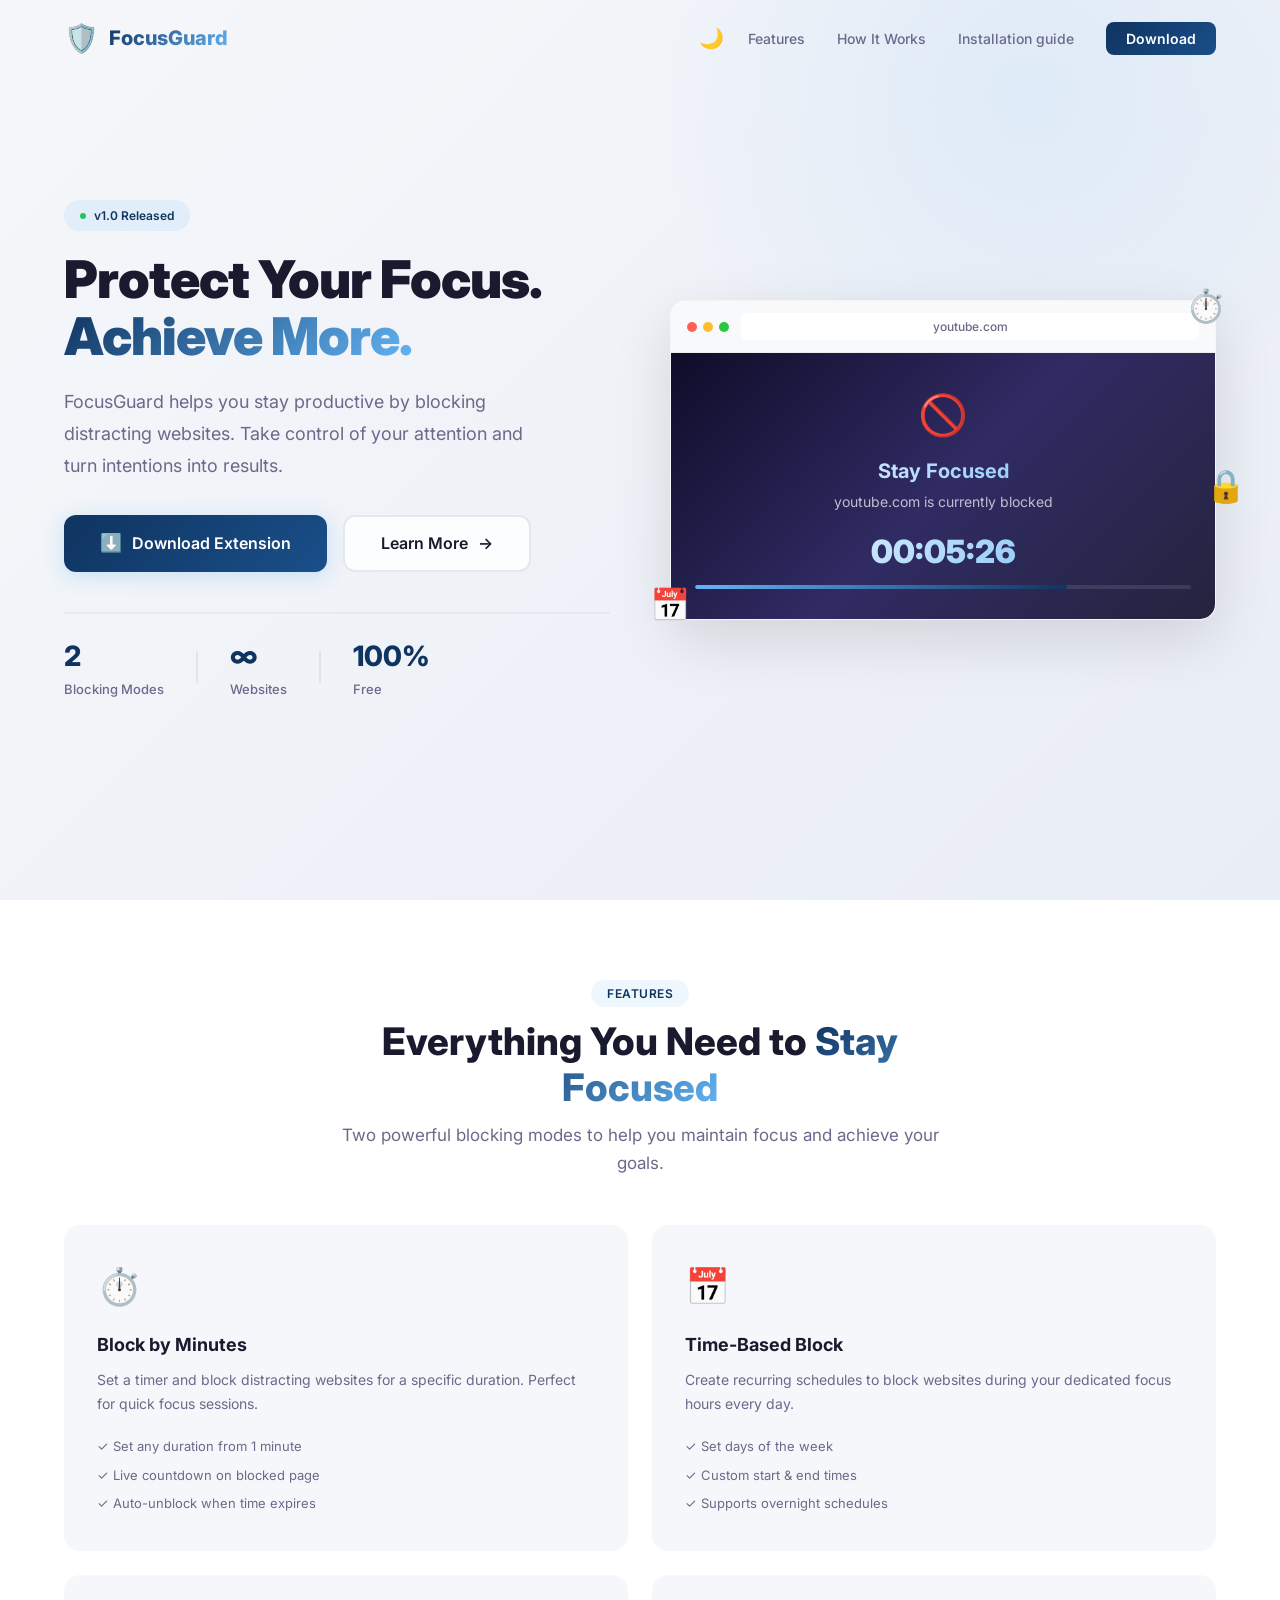
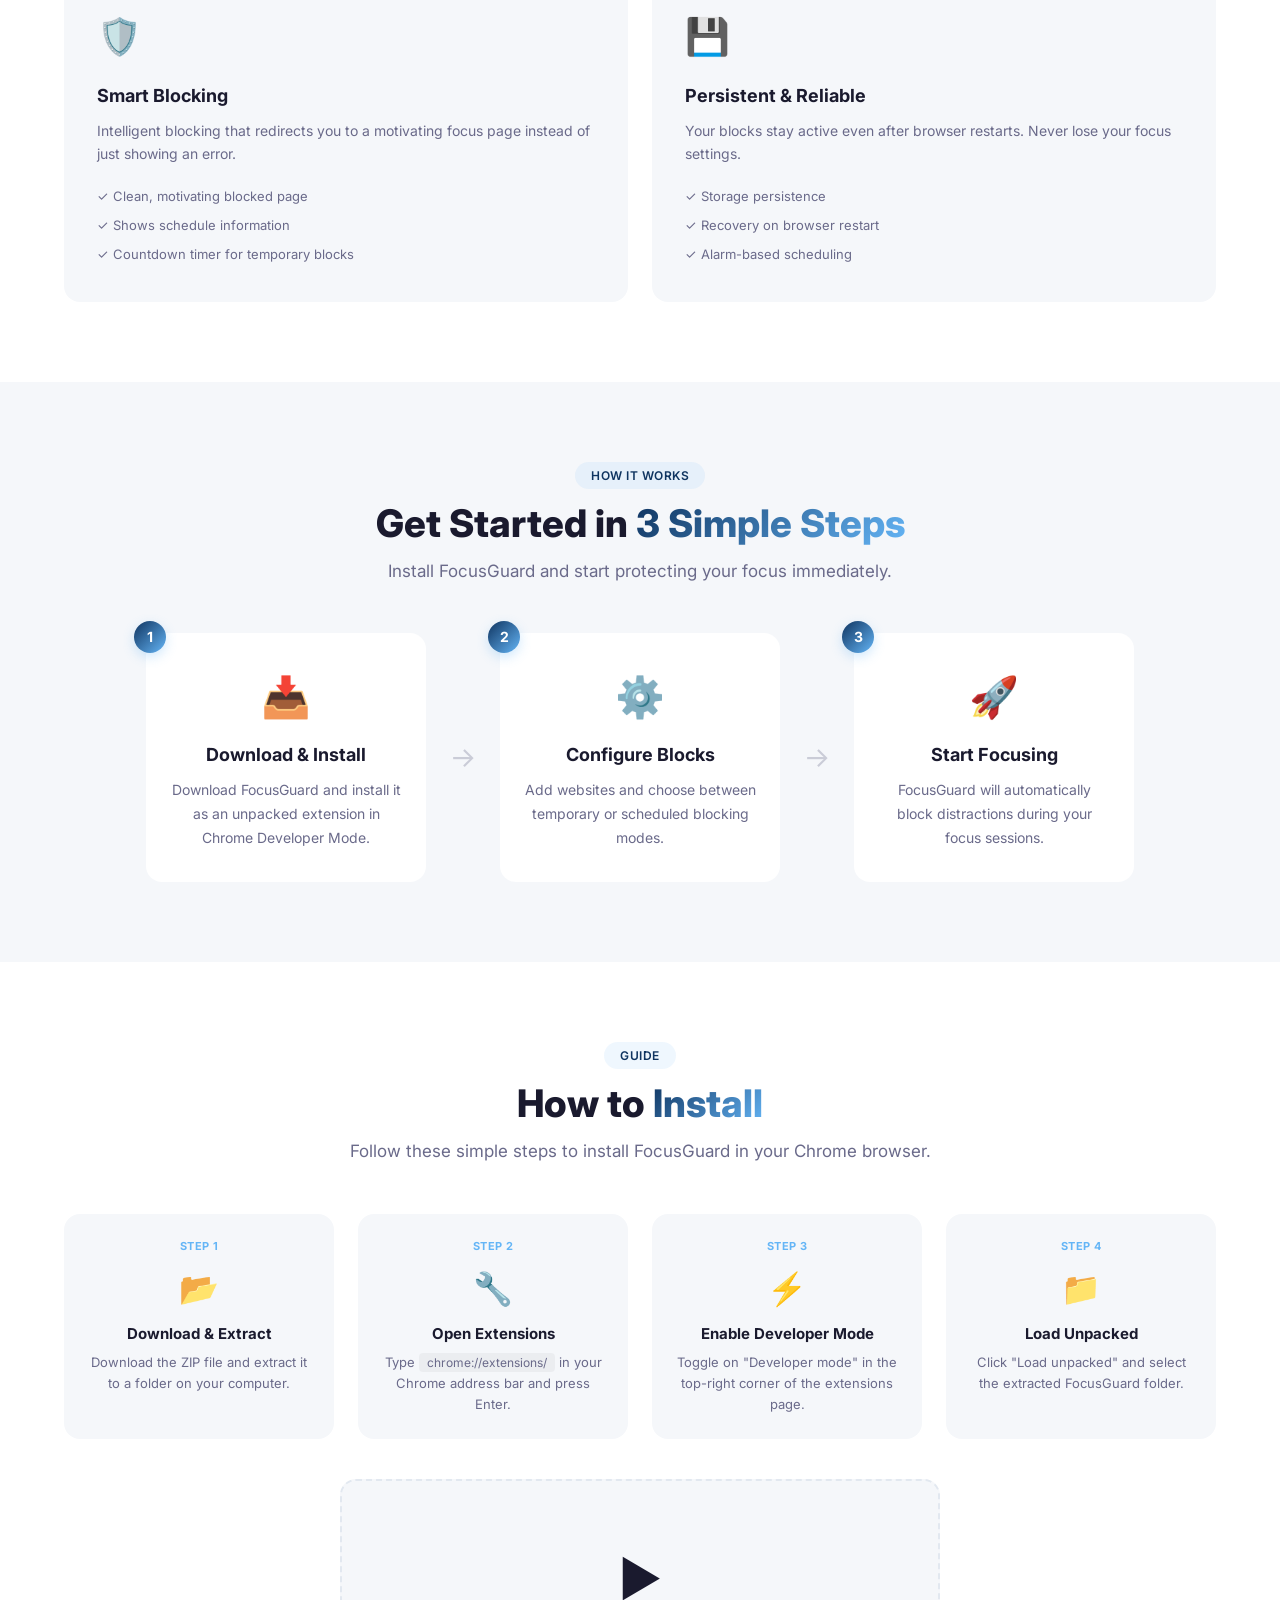
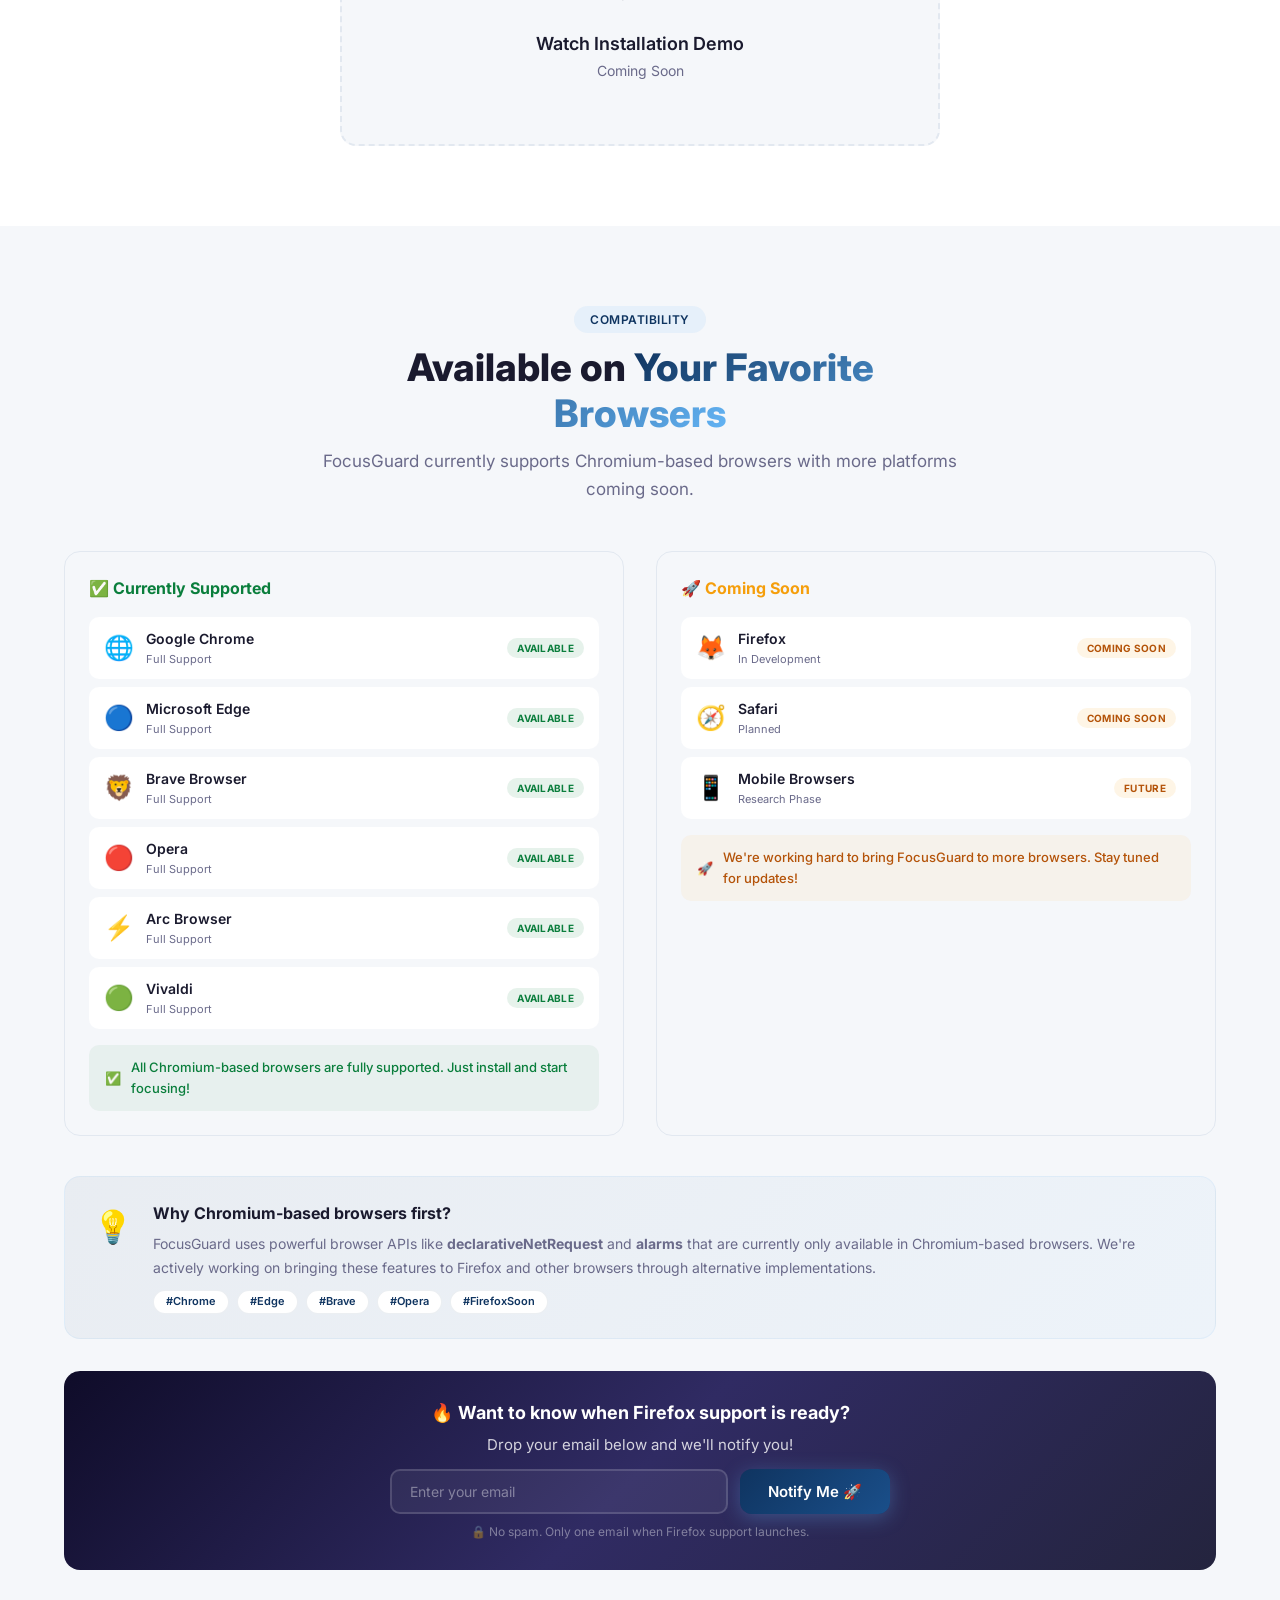
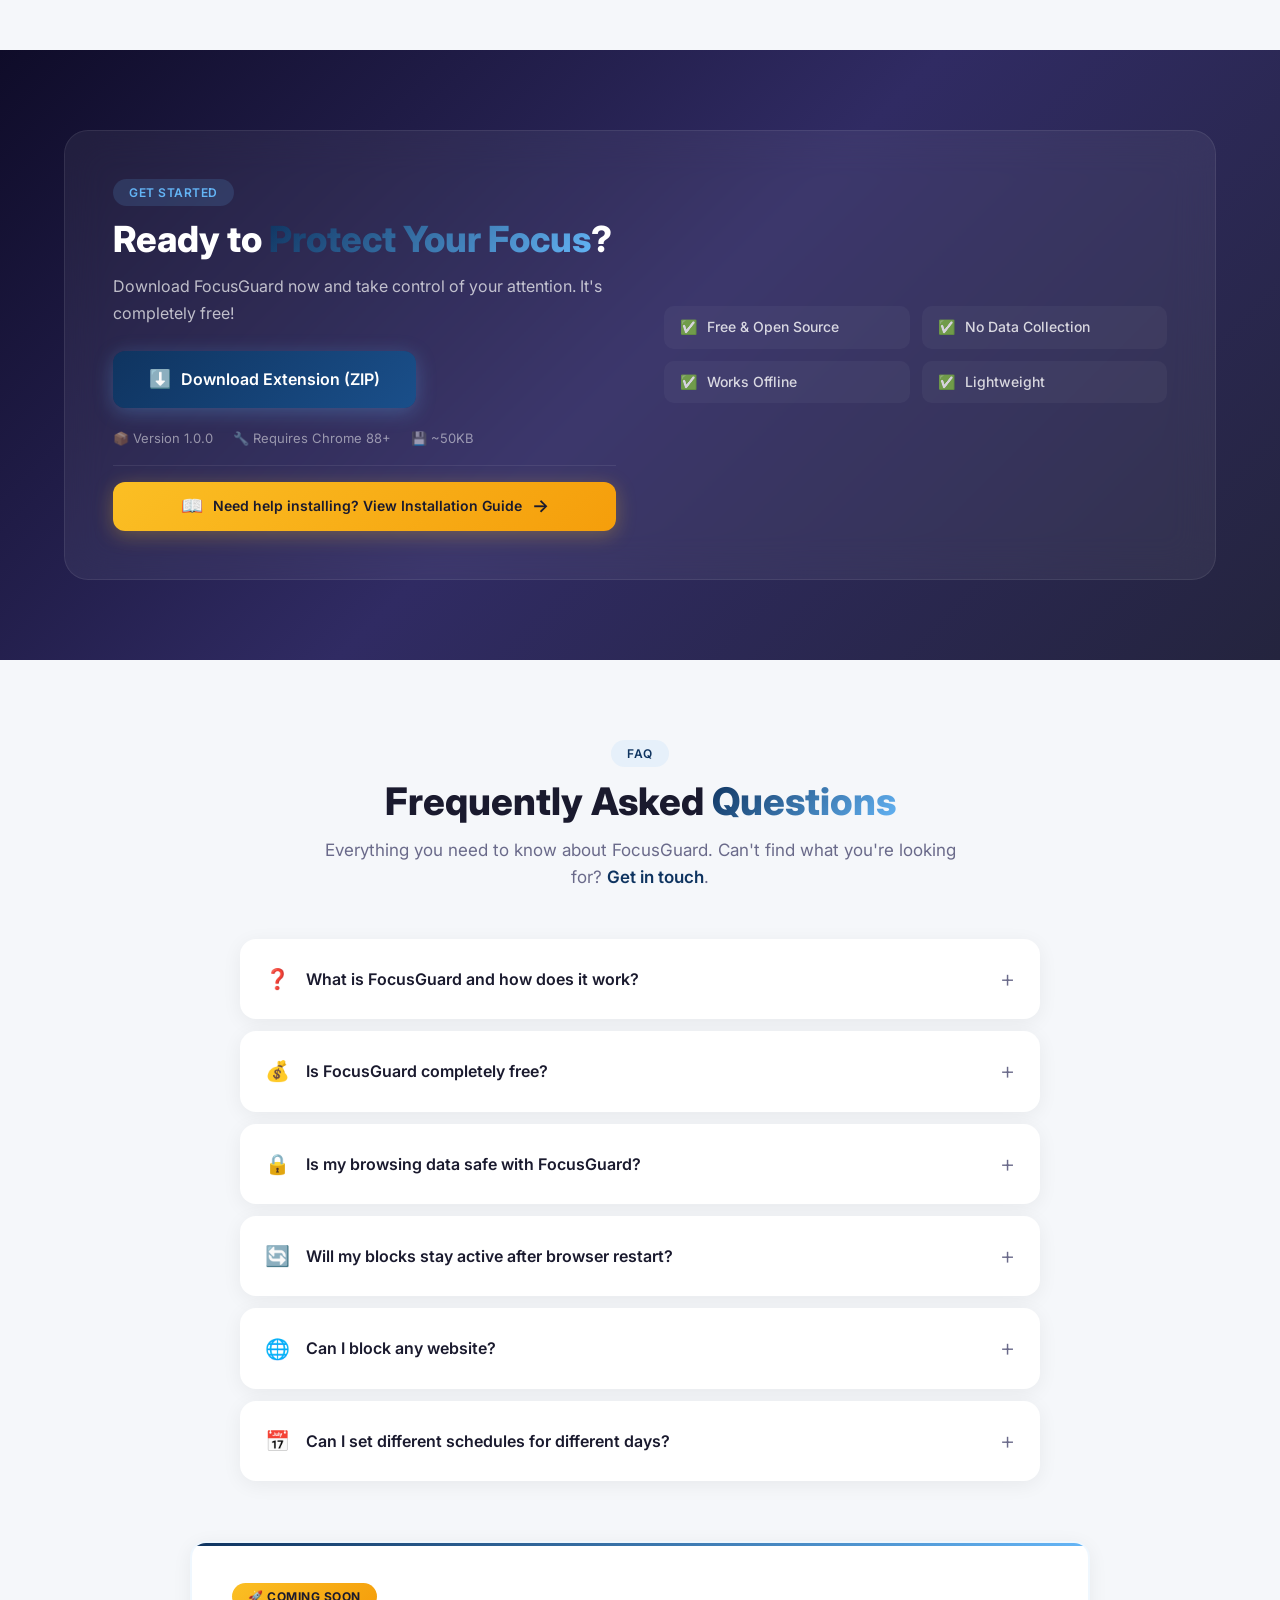
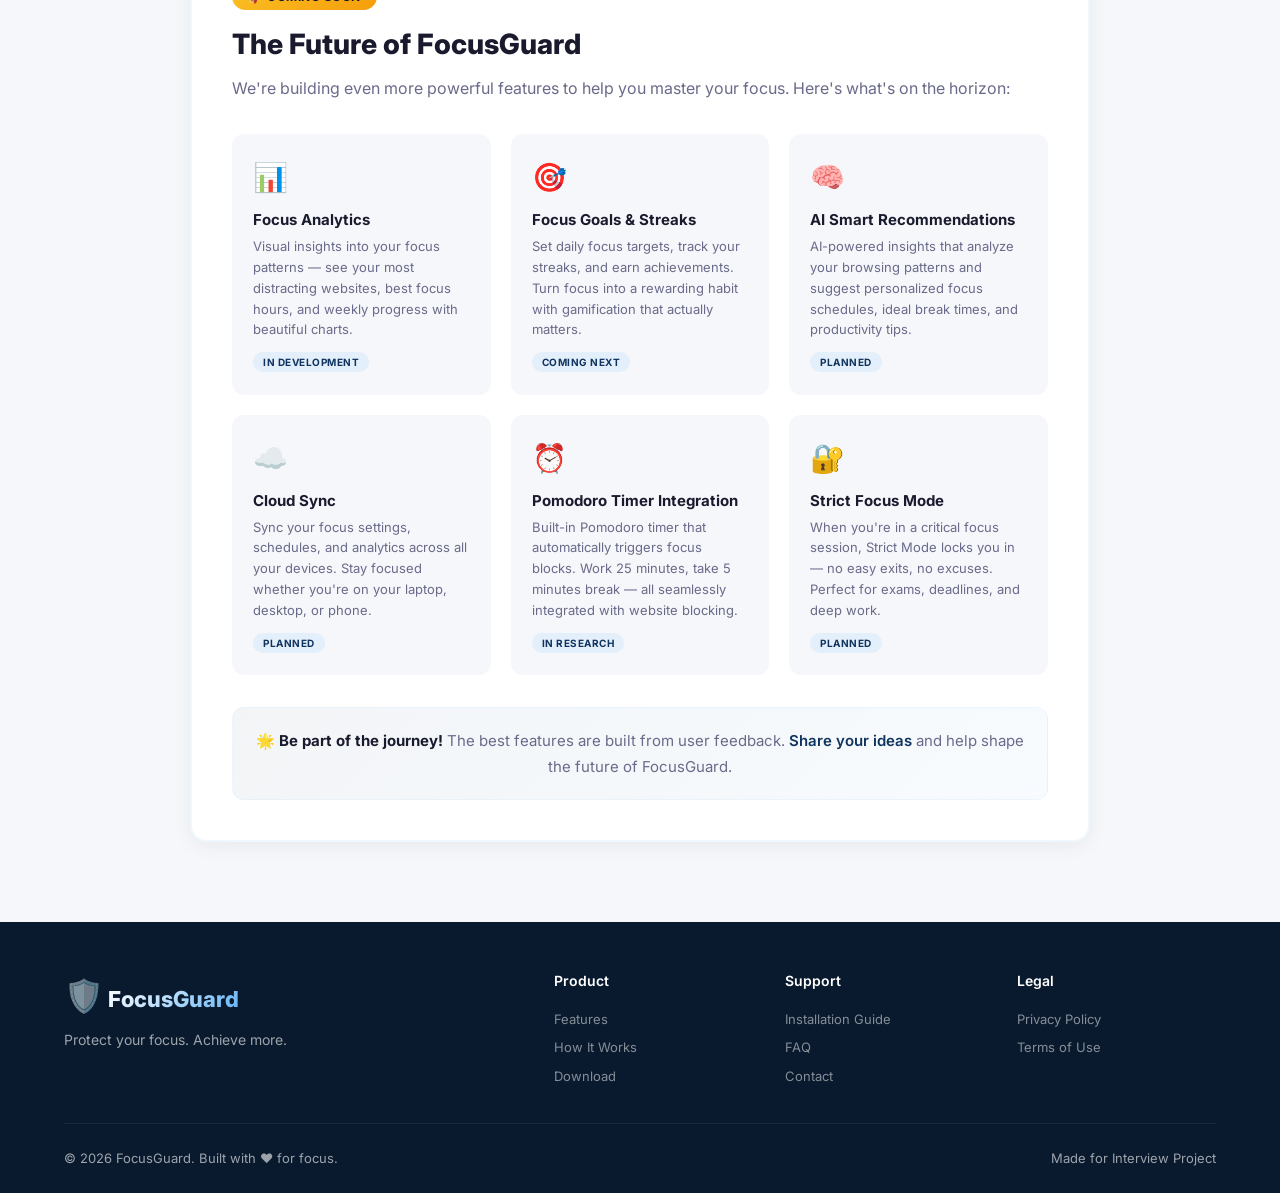
<file: website/index.html>
<!doctype html>
<html lang="en">
  <head>
    <meta charset="UTF-8" />
    <meta name="viewport" content="width=device-width, initial-scale=1.0" />
    <title>FocusGuard - Stay Focused, Achieve More</title>
    <link rel="stylesheet" href="style.css" />
    <link
      href="https://fonts.googleapis.com/css2?family=Inter:wght@300;400;500;600;700;800;900&display=swap"
      rel="stylesheet"
    />
    <link rel="icon" type="image/png" href="images/favicon/my-icon.png" />
  </head>
  <body id="top">
    <!-- Navigation -->
    <nav class="navbar">
      <div class="nav-container">
        <a href="#top" class="nav-logo" style="text-decoration: none">
          <span class="logo-icon">🛡️</span>
          <span class="logo-text">FocusGuard</span>
        </a>
        <div class="nav-actions">
          <button
            class="theme-toggle"
            id="themeToggle"
            aria-label="Toggle theme"
          >
            <span class="theme-icon">🌙</span>
          </button>
        </div>
        <ul class="nav-links">
          <li><a href="#features">Features</a></li>
          <li><a href="#how-it-works">How It Works</a></li>
          <li><a href="#instructions">Installation guide</a></li>
          <li><a href="#download" class="nav-cta">Download</a></li>
        </ul>
      </div>
    </nav>

    <!-- Hero Section -->
    <section class="hero">
      <div class="hero-glow"></div>
      <div class="container">
        <div class="hero-content">
          <div class="hero-badge">
            <span class="badge-dot"></span>
            v1.0 Released
          </div>
          <h1 class="hero-title">
            Protect Your Focus.
            <span class="gradient-text">Achieve More.</span>
          </h1>
          <p class="hero-desc">
            FocusGuard helps you stay productive by blocking distracting
            websites. Take control of your attention and turn intentions into
            results.
          </p>
          <div class="hero-buttons">
            <a href="#download" class="btn btn-primary btn-large">
              <span class="btn-icon">⬇️</span>
              Download Extension
            </a>
            <a href="#features" class="btn btn-secondary btn-large">
              Learn More
              <span class="btn-arrow">→</span>
            </a>
          </div>
          <div class="hero-stats">
            <div class="stat">
              <span class="stat-number">2</span>
              <span class="stat-label">Blocking Modes</span>
            </div>
            <div class="stat-divider"></div>
            <div class="stat">
              <span class="stat-number">∞</span>
              <span class="stat-label">Websites</span>
            </div>
            <div class="stat-divider"></div>
            <div class="stat">
              <span class="stat-number">100%</span>
              <span class="stat-label">Free</span>
            </div>
          </div>
        </div>
        <div class="hero-image">
          <div class="browser-mockup">
            <div class="browser-header">
              <div class="browser-dots">
                <span></span><span></span><span></span>
              </div>
              <span class="browser-url">youtube.com</span>
            </div>
            <div class="browser-body">
              <div class="blocked-preview">
                <div class="preview-icon">🚫</div>
                <h3>Stay Focused</h3>
                <p>youtube.com is currently blocked</p>
                <div class="preview-timer">00:05:26</div>
                <div class="preview-bar">
                  <div class="preview-progress"></div>
                </div>
              </div>
            </div>
          </div>
          <div class="floating-element el1">⏱️</div>
          <div class="floating-element el2">📅</div>
          <div class="floating-element el3">🔒</div>
        </div>
      </div>
    </section>

    <!-- Features Section -->
    <section id="features" class="features">
      <div class="container">
        <div class="section-header">
          <span class="section-tag">Features</span>
          <h2 class="section-title">
            Everything You Need to
            <span class="gradient-text">Stay Focused</span>
          </h2>
          <p class="section-desc">
            Two powerful blocking modes to help you maintain focus and achieve
            your goals.
          </p>
        </div>
        <div class="features-grid">
          <div class="feature-card card-1">
            <div class="feature-icon">⏱️</div>
            <h3>Block by Minutes</h3>
            <p>
              Set a timer and block distracting websites for a specific
              duration. Perfect for quick focus sessions.
            </p>
            <ul class="feature-list">
              <li>✓ Set any duration from 1 minute</li>
              <li>✓ Live countdown on blocked page</li>
              <li>✓ Auto-unblock when time expires</li>
            </ul>
          </div>
          <div class="feature-card card-2">
            <div class="feature-icon">📅</div>
            <h3>Time-Based Block</h3>
            <p>
              Create recurring schedules to block websites during your dedicated
              focus hours every day.
            </p>
            <ul class="feature-list">
              <li>✓ Set days of the week</li>
              <li>✓ Custom start & end times</li>
              <li>✓ Supports overnight schedules</li>
            </ul>
          </div>
          <div class="feature-card card-3">
            <div class="feature-icon">🛡️</div>
            <h3>Smart Blocking</h3>
            <p>
              Intelligent blocking that redirects you to a motivating focus page
              instead of just showing an error.
            </p>
            <ul class="feature-list">
              <li>✓ Clean, motivating blocked page</li>
              <li>✓ Shows schedule information</li>
              <li>✓ Countdown timer for temporary blocks</li>
            </ul>
          </div>
          <div class="feature-card card-4">
            <div class="feature-icon">💾</div>
            <h3>Persistent & Reliable</h3>
            <p>
              Your blocks stay active even after browser restarts. Never lose
              your focus settings.
            </p>
            <ul class="feature-list">
              <li>✓ Storage persistence</li>
              <li>✓ Recovery on browser restart</li>
              <li>✓ Alarm-based scheduling</li>
            </ul>
          </div>
        </div>
      </div>
    </section>

    <!-- How It Works Section -->
    <section id="how-it-works" class="how-it-works">
      <div class="container">
        <div class="section-header">
          <span class="section-tag">How It Works</span>
          <h2 class="section-title">
            Get Started in <span class="gradient-text">3 Simple Steps</span>
          </h2>
          <p class="section-desc">
            Install FocusGuard and start protecting your focus immediately.
          </p>
        </div>
        <div class="steps">
          <div class="step">
            <div class="step-number">1</div>
            <div class="step-icon">📥</div>
            <h3>Download & Install</h3>
            <p>
              Download FocusGuard and install it as an unpacked extension in
              Chrome Developer Mode.
            </p>
          </div>
          <div class="step-arrow">→</div>
          <div class="step">
            <div class="step-number">2</div>
            <div class="step-icon">⚙️</div>
            <h3>Configure Blocks</h3>
            <p>
              Add websites and choose between temporary or scheduled blocking
              modes.
            </p>
          </div>
          <div class="step-arrow">→</div>
          <div class="step">
            <div class="step-number">3</div>
            <div class="step-icon">🚀</div>
            <h3>Start Focusing</h3>
            <p>
              FocusGuard will automatically block distractions during your focus
              sessions.
            </p>
          </div>
        </div>
      </div>
    </section>

    <!-- Installation Instructions -->
    <section id="instructions" class="instructions">
      <div class="container">
        <div class="section-header">
          <span class="section-tag">Guide</span>
          <h2 class="section-title">
            How to <span class="gradient-text">Install</span>
          </h2>
          <p class="section-desc">
            Follow these simple steps to install FocusGuard in your Chrome
            browser.
          </p>
        </div>
        <div class="instructions-grid">
          <div class="instruction-card">
            <div class="instruction-step">Step 1</div>
            <div class="instruction-icon">📂</div>
            <h4>Download & Extract</h4>
            <p>
              Download the ZIP file and extract it to a folder on your computer.
            </p>
          </div>
          <div class="instruction-card">
            <div class="instruction-step">Step 2</div>
            <div class="instruction-icon">🔧</div>
            <h4>Open Extensions</h4>
            <p>
              Type <code>chrome://extensions/</code> in your Chrome address bar
              and press Enter.
            </p>
          </div>
          <div class="instruction-card">
            <div class="instruction-step">Step 3</div>
            <div class="instruction-icon">⚡</div>
            <h4>Enable Developer Mode</h4>
            <p>
              Toggle on "Developer mode" in the top-right corner of the
              extensions page.
            </p>
          </div>
          <div class="instruction-card">
            <div class="instruction-step">Step 4</div>
            <div class="instruction-icon">📁</div>
            <h4>Load Unpacked</h4>
            <p>
              Click "Load unpacked" and select the extracted FocusGuard folder.
            </p>
          </div>
        </div>
        <div class="instruction-video">
          <div class="video-placeholder">
            <span class="video-icon">▶️</span>
            <p>Watch Installation Demo</p>
            <span class="video-sub">Coming Soon</span>
          </div>
        </div>
      </div>
    </section>

    <!-- ============================================
   BROWSER COMPATIBILITY SECTION
   ============================================ -->
    <section id="compatibility" class="compatibility">
      <div class="container">
        <div class="section-header">
          <span class="section-tag">Compatibility</span>
          <h2 class="section-title">
            Available on
            <span class="gradient-text">Your Favorite Browsers</span>
          </h2>
          <p class="section-desc">
            FocusGuard currently supports Chromium-based browsers with more
            platforms coming soon.
          </p>
        </div>

        <div class="browser-grid">
          <!-- Supported Browsers -->
          <div class="browser-group supported">
            <h3 class="browser-group-title">✅ Currently Supported</h3>
            <div class="browser-list">
              <div class="browser-item supported">
                <div class="browser-icon">🌐</div>
                <div class="browser-info">
                  <span class="browser-name">Google Chrome</span>
                  <span class="browser-status">Full Support</span>
                </div>
                <span class="browser-badge">Available</span>
              </div>
              <div class="browser-item supported">
                <div class="browser-icon">🔵</div>
                <div class="browser-info">
                  <span class="browser-name">Microsoft Edge</span>
                  <span class="browser-status">Full Support</span>
                </div>
                <span class="browser-badge">Available</span>
              </div>
              <div class="browser-item supported">
                <div class="browser-icon">🦁</div>
                <div class="browser-info">
                  <span class="browser-name">Brave Browser</span>
                  <span class="browser-status">Full Support</span>
                </div>
                <span class="browser-badge">Available</span>
              </div>
              <div class="browser-item supported">
                <div class="browser-icon">🔴</div>
                <div class="browser-info">
                  <span class="browser-name">Opera</span>
                  <span class="browser-status">Full Support</span>
                </div>
                <span class="browser-badge">Available</span>
              </div>
              <div class="browser-item supported">
                <div class="browser-icon">⚡</div>
                <div class="browser-info">
                  <span class="browser-name">Arc Browser</span>
                  <span class="browser-status">Full Support</span>
                </div>
                <span class="browser-badge">Available</span>
              </div>
              <div class="browser-item supported">
                <div class="browser-icon">🟢</div>
                <div class="browser-info">
                  <span class="browser-name">Vivaldi</span>
                  <span class="browser-status">Full Support</span>
                </div>
                <span class="browser-badge">Available</span>
              </div>
            </div>
            <div class="compatibility-note supported-note">
              <span>✅</span>
              <span
                >All Chromium-based browsers are fully supported. Just install
                and start focusing!</span
              >
            </div>
          </div>

          <!-- Coming Soon Browsers -->
          <div class="browser-group coming-soon">
            <h3 class="browser-group-title">🚀 Coming Soon</h3>
            <div class="browser-list">
              <div class="browser-item coming">
                <div class="browser-icon">🦊</div>
                <div class="browser-info">
                  <span class="browser-name">Firefox</span>
                  <span class="browser-status">In Development</span>
                </div>
                <span class="browser-badge coming-badge">Coming Soon</span>
              </div>
              <div class="browser-item coming">
                <div class="browser-icon">🧭</div>
                <div class="browser-info">
                  <span class="browser-name">Safari</span>
                  <span class="browser-status">Planned</span>
                </div>
                <span class="browser-badge coming-badge">Coming Soon</span>
              </div>
              <div class="browser-item coming">
                <div class="browser-icon">📱</div>
                <div class="browser-info">
                  <span class="browser-name">Mobile Browsers</span>
                  <span class="browser-status">Research Phase</span>
                </div>
                <span class="browser-badge coming-badge">Future</span>
              </div>
            </div>
            <div class="compatibility-note coming-note">
              <span>🚀</span>
              <span
                >We're working hard to bring FocusGuard to more browsers. Stay
                tuned for updates!</span
              >
            </div>
          </div>
        </div>

        <!-- Why Chromium Only? -->
        <div class="compatibility-explanation">
          <div class="explanation-icon">💡</div>
          <div class="explanation-content">
            <h4>Why Chromium-based browsers first?</h4>
            <p>
              FocusGuard uses powerful browser APIs like
              <strong>declarativeNetRequest</strong> and
              <strong>alarms</strong> that are currently only available in
              Chromium-based browsers. We're actively working on bringing these
              features to Firefox and other browsers through alternative
              implementations.
            </p>
            <div class="explanation-tags">
              <span>#Chrome</span>
              <span>#Edge</span>
              <span>#Brave</span>
              <span>#Opera</span>
              <span>#FirefoxSoon</span>
            </div>
          </div>
        </div>

        <!-- Newsletter/Update Signup -->
        <div class="compatibility-update">
          <p>🔥 <strong>Want to know when Firefox support is ready?</strong></p>
          <p>Drop your email below and we'll notify you!</p>
          <form class="update-form" id="updateForm">
            <input type="email" placeholder="Enter your email" required />
            <button type="submit" class="btn btn-primary">Notify Me 🚀</button>
          </form>
          <small
            >🔒 No spam. Only one email when Firefox support launches.</small
          >
        </div>
      </div>
    </section>

    <!-- Download Section -->
    <section id="download" class="download">
      <div class="container">
        <div class="download-card">
          <div class="download-content">
            <span class="section-tag white">Get Started</span>
            <h2 class="download-title">
              Ready to <span class="gradient-text">Protect Your Focus</span>?
            </h2>
            <p class="download-desc">
              Download FocusGuard now and take control of your attention. It's
              completely free!
            </p>
            <div class="download-buttons">
              <a
                href="downloads/focusguard-v1.0.0.zip"
                class="btn btn-primary btn-large"
                id="downloadBtn"
                download
              >
                <span class="btn-icon">⬇️</span>
                Download Extension (ZIP)
              </a>
            </div>
            <div class="download-info">
              <span>📦 Version 1.0.0</span>
              <span>🔧 Requires Chrome 88+</span>
              <span>💾 ~50KB</span>
            </div>
            <!-- Installation quick link - UPDATED WITH YELLOW -->
            <div class="quick-install-link">
              <a href="#instructions" class="install-link">
                <span class="install-link-icon">📖</span>
                Need help installing? View Installation Guide
                <span class="install-link-arrow">→</span>
              </a>
            </div>
          </div>
          <div class="download-features">
            <div class="download-feature">
              <span>✅</span>
              <span>Free & Open Source</span>
            </div>
            <div class="download-feature">
              <span>✅</span>
              <span>No Data Collection</span>
            </div>
            <div class="download-feature">
              <span>✅</span>
              <span>Works Offline</span>
            </div>
            <div class="download-feature">
              <span>✅</span>
              <span>Lightweight</span>
            </div>
          </div>
        </div>
      </div>
    </section>

    <!-- FAQ Section -->
    <section id="faq" class="faq">
      <div class="container">
        <div class="section-header">
          <span class="section-tag">FAQ</span>
          <h2 class="section-title">
            Frequently Asked <span class="gradient-text">Questions</span>
          </h2>
          <p class="section-desc">
            Everything you need to know about FocusGuard. Can't find what you're
            looking for? <a href="#contact" class="faq-link">Get in touch</a>.
          </p>
        </div>

        <div class="faq-grid">
          <!-- FAQ Item 1 -->
          <div class="faq-item">
            <div class="faq-question" onclick="toggleFaq(this)">
              <span class="faq-icon">❓</span>
              <h3>What is FocusGuard and how does it work?</h3>
              <span class="faq-toggle">+</span>
            </div>
            <div class="faq-answer">
              <p>
                FocusGuard is a lightweight Chrome extension that helps you stay
                productive by blocking distracting websites. Simply add the
                websites that distract you, choose between
                <strong>temporary blocking</strong> (set a timer) or
                <strong>scheduled blocking</strong> (create recurring focus
                hours), and FocusGuard will automatically redirect you to a
                motivating focus page whenever you try to access those sites.
              </p>
            </div>
          </div>

          <!-- FAQ Item 2 -->
          <div class="faq-item">
            <div class="faq-question" onclick="toggleFaq(this)">
              <span class="faq-icon">💰</span>
              <h3>Is FocusGuard completely free?</h3>
              <span class="faq-toggle">+</span>
            </div>
            <div class="faq-answer">
              <p>
                <strong>Yes, absolutely free!</strong> FocusGuard is 100% free
                with no hidden costs, no premium plans, and no data collection.
                We believe that focus and productivity should be accessible to
                everyone. Use it as much as you want, whenever you want.
              </p>
            </div>
          </div>

          <!-- FAQ Item 3 -->
          <div class="faq-item">
            <div class="faq-question" onclick="toggleFaq(this)">
              <span class="faq-icon">🔒</span>
              <h3>Is my browsing data safe with FocusGuard?</h3>
              <span class="faq-toggle">+</span>
            </div>
            <div class="faq-answer">
              <p>
                <strong>Your privacy is our priority.</strong> FocusGuard stores
                all data locally on your device. We don't collect, track, or
                send any of your browsing data anywhere. No analytics, no
                tracking pixels, no cloud storage — just pure local focus
                protection. You remain in complete control of your data.
              </p>
            </div>
          </div>

          <!-- FAQ Item 4 -->
          <div class="faq-item">
            <div class="faq-question" onclick="toggleFaq(this)">
              <span class="faq-icon">🔄</span>
              <h3>Will my blocks stay active after browser restart?</h3>
              <span class="faq-toggle">+</span>
            </div>
            <div class="faq-answer">
              <p>
                <strong>Yes!</strong> FocusGuard automatically saves all your
                blocking rules, schedules, and active sessions. Even if you
                restart your browser or computer, your focus settings remain
                intact and blocking continues seamlessly. No need to reconfigure
                — just pick up where you left off.
              </p>
            </div>
          </div>

          <!-- FAQ Item 5 -->
          <div class="faq-item">
            <div class="faq-question" onclick="toggleFaq(this)">
              <span class="faq-icon">🌐</span>
              <h3>Can I block any website?</h3>
              <span class="faq-toggle">+</span>
            </div>
            <div class="faq-answer">
              <p>
                <strong>Absolutely!</strong> You can block any website domain —
                social media (YouTube, Instagram, Facebook), entertainment
                (Netflix, Reddit), news, gaming, shopping, or any other site
                that distracts you. FocusGuard works on all websites, giving you
                complete control over your digital environment.
              </p>
            </div>
          </div>

          <!-- FAQ Item 6 -->
          <div class="faq-item">
            <div class="faq-question" onclick="toggleFaq(this)">
              <span class="faq-icon">📅</span>
              <h3>Can I set different schedules for different days?</h3>
              <span class="faq-toggle">+</span>
            </div>
            <div class="faq-answer">
              <p>
                <strong>Yes!</strong> With FocusGuard's scheduled blocking, you
                can create custom schedules for each day of the week. For
                example: block YouTube on weekdays from 7 PM to 10 PM, but allow
                it on weekends. You can even set overnight schedules (e.g.,
                11 PM to 2 AM). The flexibility is yours!
              </p>
            </div>
          </div>
        </div>

        <!-- 🚀 Upcoming Features Section -->
        <div class="upcoming-section">
          <div class="upcoming-badge">🚀 Coming Soon</div>
          <h3 class="upcoming-title">The Future of FocusGuard</h3>
          <p class="upcoming-desc">
            We're building even more powerful features to help you master your
            focus. Here's what's on the horizon:
          </p>

          <div class="upcoming-grid">
            <div class="upcoming-card">
              <div class="upcoming-icon">📊</div>
              <h4>Focus Analytics</h4>
              <p>
                Visual insights into your focus patterns — see your most
                distracting websites, best focus hours, and weekly progress with
                beautiful charts.
              </p>
              <span class="upcoming-status">In Development</span>
            </div>

            <div class="upcoming-card">
              <div class="upcoming-icon">🎯</div>
              <h4>Focus Goals & Streaks</h4>
              <p>
                Set daily focus targets, track your streaks, and earn
                achievements. Turn focus into a rewarding habit with
                gamification that actually matters.
              </p>
              <span class="upcoming-status">Coming Next</span>
            </div>

            <div class="upcoming-card">
              <div class="upcoming-icon">🧠</div>
              <h4>AI Smart Recommendations</h4>
              <p>
                AI-powered insights that analyze your browsing patterns and
                suggest personalized focus schedules, ideal break times, and
                productivity tips.
              </p>
              <span class="upcoming-status">Planned</span>
            </div>

            <div class="upcoming-card">
              <div class="upcoming-icon">☁️</div>
              <h4>Cloud Sync</h4>
              <p>
                Sync your focus settings, schedules, and analytics across all
                your devices. Stay focused whether you're on your laptop,
                desktop, or phone.
              </p>
              <span class="upcoming-status">Planned</span>
            </div>

            <div class="upcoming-card">
              <div class="upcoming-icon">⏰</div>
              <h4>Pomodoro Timer Integration</h4>
              <p>
                Built-in Pomodoro timer that automatically triggers focus
                blocks. Work 25 minutes, take 5 minutes break — all seamlessly
                integrated with website blocking.
              </p>
              <span class="upcoming-status">In Research</span>
            </div>

            <div class="upcoming-card">
              <div class="upcoming-icon">🔐</div>
              <h4>Strict Focus Mode</h4>
              <p>
                When you're in a critical focus session, Strict Mode locks you
                in — no easy exits, no excuses. Perfect for exams, deadlines,
                and deep work.
              </p>
              <span class="upcoming-status">Planned</span>
            </div>
          </div>

          <div class="upcoming-cta">
            <p>
              🌟 <strong>Be part of the journey!</strong> The best features are
              built from user feedback.
              <a href="#contact" class="faq-link">Share your ideas</a> and help
              shape the future of FocusGuard.
            </p>
          </div>
        </div>
      </div>
    </section>

    <!-- Footer -->
    <footer class="footer">
      <div class="container">
        <div class="footer-content">
          <div class="footer-brand">
            <span class="logo-icon">🛡️</span>
            <span class="logo-text">FocusGuard</span>
            <p>Protect your focus. Achieve more.</p>
          </div>
          <div class="footer-links">
            <div class="footer-column">
              <h4>Product</h4>
              <a href="#features">Features</a>
              <a href="#how-it-works">How It Works</a>
              <a href="#download">Download</a>
            </div>
            <div class="footer-column">
              <h4>Support</h4>
              <a href="#instructions">Installation Guide</a>
              <a href="#faq">FAQ</a>
              <a href="#">Contact</a>
            </div>
            <div class="footer-column">
              <h4>Legal</h4>
              <a href="#">Privacy Policy</a>
              <a href="#">Terms of Use</a>
            </div>
          </div>
        </div>
        <div class="footer-bottom">
          <span>© 2026 FocusGuard. Built with ❤️ for focus.</span>
          <span>Made for Interview Project</span>
        </div>
      </div>
    </footer>

    <script>
      // Smooth scroll for navigation links
      document.querySelectorAll('a[href^="#"]').forEach((anchor) => {
        anchor.addEventListener("click", function (e) {
          e.preventDefault();
          const target = document.querySelector(this.getAttribute("href"));
          if (target) {
            target.scrollIntoView({
              behavior: "smooth",
              block: "start",
            });
          }
        });
      });

      // Navbar scroll effect
      window.addEventListener("scroll", function () {
        const navbar = document.querySelector(".navbar");
        if (window.scrollY > 50) {
          navbar.classList.add("scrolled");
        } else {
          navbar.classList.remove("scrolled");
        }
      });

      // Download button click
      // Download button with better UX
      document
        .getElementById("downloadBtn")
        .addEventListener("click", function (e) {
          // Show feedback that download started
          const originalText = this.innerHTML;
          const originalBg = this.style.background;

          this.innerHTML = "⏳ Starting Download...";
          this.style.background = "linear-gradient(135deg, #22c55e, #16a34a)";
          this.style.transform = "scale(0.98)";

          // Let the download happen naturally
          setTimeout(() => {
            this.innerHTML = "✅ Download Started!";
            this.style.background = "#22c55e";
          }, 500);

          // Reset button after 3 seconds
          setTimeout(() => {
            this.innerHTML = originalText;
            this.style.background = originalBg;
            this.style.transform = "";
          }, 3000);
        });

      // Animate elements on scroll
      const observerOptions = {
        threshold: 0.1,
        rootMargin: "0px 0px -50px 0px",
      };

      const observer = new IntersectionObserver((entries) => {
        entries.forEach((entry) => {
          if (entry.isIntersecting) {
            entry.target.style.opacity = "1";
            entry.target.style.transform = "translateY(0)";
          }
        });
      }, observerOptions);

      document
        .querySelectorAll(
          ".feature-card, .step, .instruction-card, .download-card",
        )
        .forEach((el) => {
          el.style.opacity = "0";
          el.style.transform = "translateY(30px)";
          el.style.transition = "all 0.6s cubic-bezier(0.22, 1, 0.36, 1)";
          observer.observe(el);
        });
    </script>
    <script src="script.js"></script>
  </body>
</html>
</file>
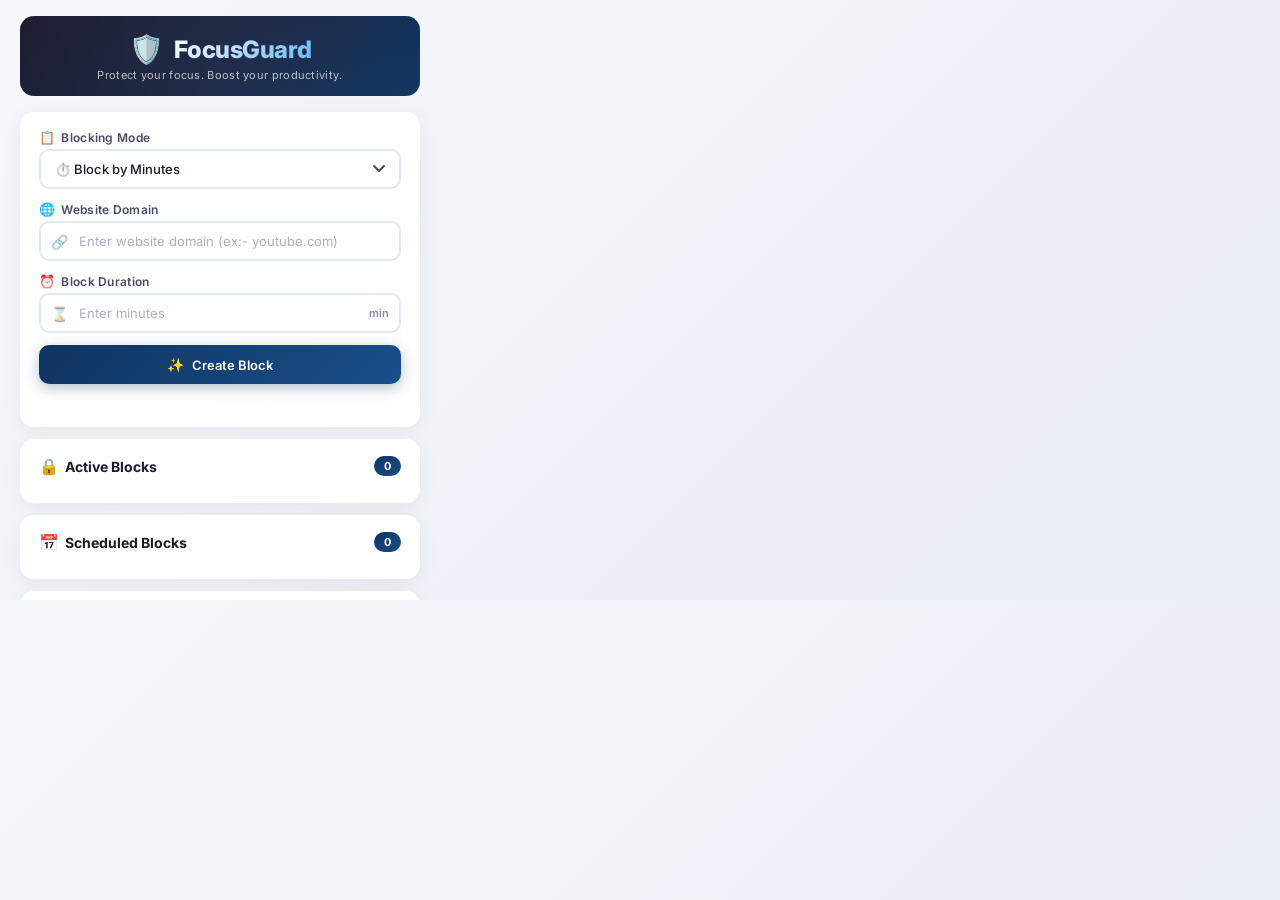
<file: popup.html>
<!doctype html>
<html lang="en">
  <head>
    <meta charset="UTF-8" />
    <meta name="viewport" content="width=device-width, initial-scale=1.0" />
    <title>FocusGuard</title>
    <link rel="stylesheet" href="popup.css" />
    <link href="https://fonts.googleapis.com/css2?family=Inter:wght@400;500;600;700;800&display=swap" rel="stylesheet" />
  </head>

  <body>
    <div class="container">
      <!-- Header -->
      <header class="header">
        <div class="header-content">
          <div class="logo-wrapper">
            <div class="logo-icon">🛡️</div>
            <h1 class="logo-text">FocusGuard</h1>
          </div>
          <p class="subtitle">Protect your focus. Boost your productivity.</p>
        </div>
      </header>

      <!-- Add website section -->
      <section class="add-section card-animate">
        <!-- Block Type Dropdown -->
        <div class="form-group">
          <label class="form-label" for="blockType">
            <span class="label-icon">📋</span> Blocking Mode
          </label>
          <select id="blockType" class="form-select">
            <option value="temporary">⏱️ Block by Minutes</option>
            <option value="scheduled">📅 Time-Based Block</option>
          </select>
        </div>

        <!-- Website Input -->
        <div class="form-group">
          <label class="form-label" for="websiteInput">
            <span class="label-icon">🌐</span> Website Domain
          </label>
          <div class="input-wrapper">
            <span class="input-icon">🔗</span>
            <input
              type="text"
              id="websiteInput"
              placeholder="Enter website domain (ex:- youtube.com)"
              autocomplete="off"
              class="form-input"
            />
          </div>
        </div>

        <!-- Temporary Fields (Minutes) -->
        <div id="temporaryFields" class="form-group slide-down">
          <label class="form-label" for="durationInput">
            <span class="label-icon">⏰</span> Block Duration
          </label>
          <div class="input-wrapper">
            <span class="input-icon">⌛</span>
            <input
              type="number"
              id="durationInput"
              placeholder="Enter minutes"
              min="1"
              class="form-input"
            />
            <span class="input-suffix">min</span>
          </div>
        </div>

        <!-- Schedule Fields -->
        <div id="scheduleFields" class="form-group slide-down hidden">
          <label class="form-label">
            <span class="label-icon">📆</span> Select Days
          </label>
          <div class="days-grid">
            <label class="day-chip" data-day="1">
              <input type="checkbox" value="1" class="day-checkbox" />
              <span>Mon</span>
            </label>
            <label class="day-chip" data-day="2">
              <input type="checkbox" value="2" class="day-checkbox" />
              <span>Tue</span>
            </label>
            <label class="day-chip" data-day="3">
              <input type="checkbox" value="3" class="day-checkbox" />
              <span>Wed</span>
            </label>
            <label class="day-chip" data-day="4">
              <input type="checkbox" value="4" class="day-checkbox" />
              <span>Thu</span>
            </label>
            <label class="day-chip" data-day="5">
              <input type="checkbox" value="5" class="day-checkbox" />
              <span>Fri</span>
            </label>
            <label class="day-chip" data-day="6">
              <input type="checkbox" value="6" class="day-checkbox" />
              <span>Sat</span>
            </label>
            <label class="day-chip" data-day="0">
              <input type="checkbox" value="0" class="day-checkbox" />
              <span>Sun</span>
            </label>
          </div>

          <div class="time-inputs">
            <div class="time-group">
              <label class="time-label">🟢 Start</label>
              <input type="time" id="startTime" class="form-input time-input" />
            </div>
            <div class="time-arrow">→</div>
            <div class="time-group">
              <label class="time-label">🔴 End</label>
              <input type="time" id="endTime" class="form-input time-input" />
            </div>
          </div>
        </div>

        <!-- Action Buttons -->
        <div class="button-group">
          <button id="saveButton" class="btn btn-primary btn-animate">
            <span class="btn-icon">✨</span>
            <span class="btn-text">Create Block</span>
          </button>
          <button id="cancelEditButton" class="btn btn-secondary btn-animate hidden">
            <span class="btn-icon">↩️</span>
            <span class="btn-text">Cancel</span>
          </button>
        </div>

        <p id="message" class="message"></p>
      </section>

      <!-- Active Blocks Section -->
      <section class="blocked-section card-animate">
        <div class="section-header">
          <div class="section-title">
            <span class="section-icon">🔒</span>
            <h2>Active Blocks</h2>
          </div>
          <span id="siteCount" class="badge">0</span>
        </div>
        <div id="blockedSites" class="blocked-sites">
          <!-- Sites will be inserted dynamically -->
        </div>
      </section>

      <!-- Scheduled Blocks Section -->
      <section class="blocked-section card-animate">
        <div class="section-header">
          <div class="section-title">
            <span class="section-icon">📅</span>
            <h2>Scheduled Blocks</h2>
          </div>
          <span id="scheduleCount" class="badge">0</span>
        </div>
        <div id="scheduledBlocks" class="blocked-sites">
          <!-- Scheduled blocks appear here -->
        </div>
      </section>

      <!-- Allowed Websites Section (NEW) -->
      <section class="blocked-section card-animate">
        <div class="section-header">
          <div class="section-title">
            <span class="section-icon">✅</span>
            <h2>Allowed Websites</h2>
          </div>
          <span id="allowedCount" class="badge">0</span>
        </div>
        
        <div class="form-group" style="margin-bottom: 10px;">
          <div class="input-wrapper">
            <span class="input-icon">🔗</span>
            <input
              type="text"
              id="allowedInput"
              placeholder="Add allowed website (e.g., github.com)"
              class="form-input"
              style="padding-left: 38px;"
            />
          </div>
          <button id="addAllowedButton" class="btn btn-primary" style="margin-top: 8px; padding: 8px; font-size: 12px;">
            <span class="btn-icon">➕</span>
            <span class="btn-text">Add to Allowed List</span>
          </button>
        </div>

        <div id="allowedWebsites" class="blocked-sites">
          <!-- Allowed websites will be inserted dynamically -->
        </div>
      </section>
    </div>

    <script src="utils/domain.js"></script>
    <script src="utils/schedule.js"></script>
    <script src="popup.js"></script>
  </body>
</html>
</file>
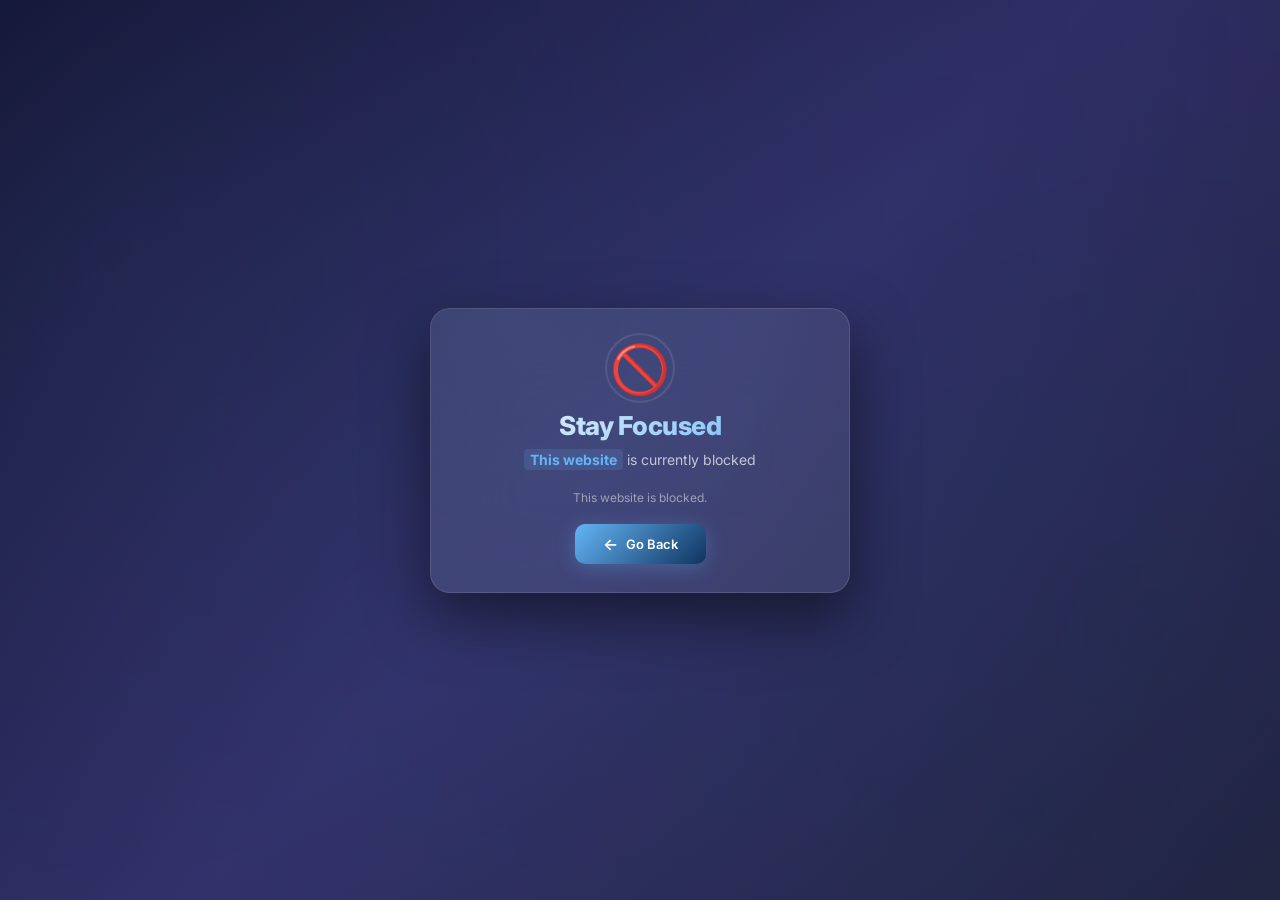
<file: blocked/blocked.html>
<!doctype html>
<html lang="en">
  <head>
    <meta charset="UTF-8" />
    <meta name="viewport" content="width=device-width, initial-scale=1.0" />
    <title>FocusGuard - Stay Focused</title>
    <link rel="stylesheet" href="blocked.css" />
    <link
      href="https://fonts.googleapis.com/css2?family=Inter:wght@400;500;600;700;800;900&display=swap"
      rel="stylesheet"
    />
  </head>

  <body>
    <main class="page">
      <div class="card">
        <div class="card-glow"></div>

        <div class="icon-container">
          <div class="icon-wrapper">
            <span class="icon">🚫</span>
            <div class="icon-ring"></div>
          </div>
        </div>

        <h1 class="title">Stay Focused</h1>

        <p class="blocked-text">
          <span id="websiteName" class="domain-highlight">This website</span>
          is currently blocked
        </p>

        <!-- Countdown Section -->
        <div id="countdownSection">
          <p class="label">Available again in</p>
          <div id="countdown" class="countdown">00:00:00</div>
          <div class="countdown-bar">
            <div id="countdownProgress" class="countdown-progress"></div>
          </div>
        </div>

        <!-- Schedule Info Section -->
        <div id="scheduleSection" class="hidden">
          <p class="label">Blocked during</p>
          <div id="scheduleInfo" class="schedule-info">
            <!-- Populated by JavaScript -->
          </div>
        </div>

        <p id="status" class="status">Your focus session is active.</p>

        <button id="backButton" class="btn-back">
          <span class="btn-back-icon">←</span>
          Go Back
        </button>
      </div>
    </main>

    <script src="blocked.js"></script>
  </body>
</html>
</file>
<file: website/style.css>
* {
  margin: 0;
  padding: 0;
  box-sizing: border-box;
}

:root {
  --primary: #0f3460;
  --primary-light: #1a4f8a;
  --primary-dark: #0a1a2e;
  --accent: #64b5f6;
  --accent-glow: rgba(100, 180, 246, 0.3);
  --text: #1a1a2e;
  --text-light: #6a6a8a;
  --bg: #f5f7fa;
  --white: #ffffff;
  --shadow: 0 4px 20px rgba(0, 0, 0, 0.06);
  --shadow-hover: 0 8px 40px rgba(0, 0, 0, 0.12);
  --radius: 16px;
  --transition: all 0.4s cubic-bezier(0.22, 1, 0.36, 1);
}

html {
  scroll-behavior: smooth;
}

body {
  font-family:
    "Inter",
    -apple-system,
    BlinkMacSystemFont,
    sans-serif;
  background: var(--bg);
  color: var(--text);
  line-height: 1.6;
  overflow-x: hidden;
}

.container {
  max-width: 1200px;
  margin: 0 auto;
  padding: 0 24px;
}

/* ============================================
   NAVBAR
   ============================================ */

.navbar {
  position: fixed;
  top: 0;
  left: 0;
  right: 0;
  z-index: 1000;
  padding: 16px 0;
  transition: var(--transition);
  background: transparent;
}

.navbar.scrolled {
  background: rgba(255, 255, 255, 0.92);
  backdrop-filter: blur(20px);
  -webkit-backdrop-filter: blur(20px);
  box-shadow: 0 2px 20px rgba(0, 0, 0, 0.06);
  padding: 10px 0;
}

.nav-container {
  max-width: 1200px;
  margin: 0 auto;
  padding: 0 24px;
  display: flex;
  justify-content: space-between;
  align-items: center;
}

.nav-logo {
  display: flex;
  align-items: center;
  gap: 10px;
  font-size: 20px;
  font-weight: 800;
  color: var(--text);
}

.logo-icon {
  font-size: 28px;
}

.logo-text {
  background: linear-gradient(135deg, var(--primary), var(--accent));
  -webkit-background-clip: text;
  -webkit-text-fill-color: transparent;
  background-clip: text;
}

.nav-links {
  display: flex;
  align-items: center;
  gap: 32px;
  list-style: none;
}

.nav-links a {
  text-decoration: none;
  color: var(--text-light);
  font-weight: 500;
  font-size: 14px;
  transition: var(--transition);
  position: relative;
}

.nav-links a::after {
  content: "";
  position: absolute;
  bottom: -4px;
  left: 0;
  width: 0;
  height: 2px;
  background: var(--accent);
  transition: var(--transition);
}

.nav-links a:hover::after {
  width: 100%;
}

.nav-links a:hover {
  color: var(--primary);
}

.nav-cta {
  background: linear-gradient(135deg, var(--primary), var(--primary-light));
  color: white !important;
  padding: 8px 20px;
  border-radius: 8px;
  font-weight: 600 !important;
  transition: var(--transition);
}

.nav-cta::after {
  display: none !important;
}

.nav-cta:hover {
  transform: translateY(-2px);
  box-shadow: 0 4px 20px var(--accent-glow);
  color: white !important;
}

/* ============================================
   HERO SECTION
   ============================================ */

.hero {
  min-height: 100vh;
  display: flex;
  align-items: center;
  position: relative;
  overflow: hidden;
  padding: 80px 0 60px;
  background: linear-gradient(135deg, #f5f7fa 0%, #e9edf5 100%);
}

.hero-glow {
  position: absolute;
  top: -30%;
  right: -10%;
  width: 60%;
  height: 80%;
  background: radial-gradient(
    circle,
    rgba(100, 180, 246, 0.12) 0%,
    transparent 70%
  );
  animation: glowFloat 8s ease-in-out infinite;
}

@keyframes glowFloat {
  0%,
  100% {
    transform: translate(0, 0) scale(1);
  }
  50% {
    transform: translate(-30px, 20px) scale(1.1);
  }
}

.hero .container {
  display: grid;
  grid-template-columns: 1fr 1fr;
  gap: 60px;
  align-items: center;
  position: relative;
  z-index: 1;
}

.hero-content {
  animation: fadeInLeft 1s cubic-bezier(0.22, 1, 0.36, 1) both;
}

@keyframes fadeInLeft {
  from {
    opacity: 0;
    transform: translateX(-40px);
  }
  to {
    opacity: 1;
    transform: translateX(0);
  }
}

.hero-badge {
  display: inline-flex;
  align-items: center;
  gap: 8px;
  padding: 6px 16px;
  background: rgba(100, 180, 246, 0.12);
  border-radius: 20px;
  font-size: 12px;
  font-weight: 600;
  color: var(--primary);
  margin-bottom: 20px;
}

.badge-dot {
  width: 6px;
  height: 6px;
  border-radius: 50%;
  background: #22c55e;
  animation: dotPulse 2s ease-in-out infinite;
}

@keyframes dotPulse {
  0%,
  100% {
    opacity: 1;
    transform: scale(1);
  }
  50% {
    opacity: 0.5;
    transform: scale(0.8);
  }
}

.hero-title {
  font-size: 52px;
  font-weight: 900;
  line-height: 1.1;
  margin-bottom: 20px;
  letter-spacing: -1px;
}

.gradient-text {
  background: linear-gradient(135deg, var(--primary), var(--accent));
  -webkit-background-clip: text;
  -webkit-text-fill-color: transparent;
  background-clip: text;
}

.hero-desc {
  font-size: 18px;
  color: var(--text-light);
  max-width: 480px;
  margin-bottom: 32px;
  line-height: 1.8;
}

.hero-buttons {
  display: flex;
  gap: 16px;
  margin-bottom: 40px;
  flex-wrap: wrap;
}

.btn {
  display: inline-flex;
  align-items: center;
  gap: 10px;
  padding: 12px 28px;
  border-radius: 12px;
  font-size: 15px;
  font-weight: 600;
  text-decoration: none;
  transition: var(--transition);
  border: none;
  cursor: pointer;
  font-family: "Inter", sans-serif;
}

.btn-large {
  padding: 14px 36px;
  font-size: 16px;
}

.btn-primary {
  background: linear-gradient(135deg, var(--primary), var(--primary-light));
  color: white;
  box-shadow: 0 4px 20px var(--accent-glow);
}

.btn-primary:hover {
  transform: translateY(-3px);
  box-shadow: 0 8px 32px var(--accent-glow);
}

.btn-secondary {
  background: rgba(255, 255, 255, 0.8);
  color: var(--text);
  border: 2px solid #e2e8f0;
}

.btn-secondary:hover {
  transform: translateY(-3px);
  border-color: var(--accent);
  box-shadow: 0 4px 20px rgba(0, 0, 0, 0.06);
}

.btn-icon {
  font-size: 18px;
}

.btn-arrow {
  transition: var(--transition);
}

.btn-secondary:hover .btn-arrow {
  transform: translateX(4px);
}

.hero-stats {
  display: flex;
  align-items: center;
  gap: 32px;
  padding: 20px 0;
  border-top: 2px solid rgba(0, 0, 0, 0.04);
}

.stat {
  display: flex;
  flex-direction: column;
}

.stat-number {
  font-size: 28px;
  font-weight: 800;
  color: var(--primary);
}

.stat-label {
  font-size: 13px;
  color: var(--text-light);
  font-weight: 500;
}

.stat-divider {
  width: 2px;
  height: 32px;
  background: rgba(0, 0, 0, 0.06);
}

/* Hero Image */
.hero-image {
  position: relative;
  animation: fadeInRight 1s cubic-bezier(0.22, 1, 0.36, 1) both;
  animation-delay: 0.2s;
}

@keyframes fadeInRight {
  from {
    opacity: 0;
    transform: translateX(40px);
  }
  to {
    opacity: 1;
    transform: translateX(0);
  }
}

.browser-mockup {
  background: white;
  border-radius: 16px;
  box-shadow: 0 20px 60px rgba(0, 0, 0, 0.12);
  overflow: hidden;
  border: 1px solid rgba(0, 0, 0, 0.04);
}

.browser-header {
  padding: 12px 16px;
  background: #f8f9fa;
  display: flex;
  align-items: center;
  gap: 12px;
  border-bottom: 1px solid #eee;
}

.browser-dots {
  display: flex;
  gap: 6px;
}

.browser-dots span {
  width: 10px;
  height: 10px;
  border-radius: 50%;
}

.browser-dots span:nth-child(1) {
  background: #ff5f57;
}
.browser-dots span:nth-child(2) {
  background: #ffbd2e;
}
.browser-dots span:nth-child(3) {
  background: #28c840;
}

.browser-url {
  font-size: 12px;
  color: var(--text-light);
  background: white;
  padding: 4px 12px;
  border-radius: 6px;
  flex: 1;
  text-align: center;
  font-weight: 500;
}

.browser-body {
  padding: 30px 24px;
  background: linear-gradient(135deg, #0f0c29, #302b63, #24243e);
  min-height: 200px;
  display: flex;
  align-items: center;
  justify-content: center;
}

.blocked-preview {
  text-align: center;
  color: white;
  width: 100%;
}

.preview-icon {
  font-size: 40px;
  margin-bottom: 8px;
}

.blocked-preview h3 {
  font-size: 20px;
  font-weight: 700;
  margin-bottom: 4px;
  background: linear-gradient(135deg, #ffffff, #64b5f6);
  -webkit-background-clip: text;
  -webkit-text-fill-color: transparent;
  background-clip: text;
}

.blocked-preview p {
  font-size: 14px;
  color: rgba(255, 255, 255, 0.7);
  margin-bottom: 12px;
}

.preview-timer {
  font-size: 32px;
  font-weight: 900;
  background: linear-gradient(135deg, #ffffff, #64b5f6);
  -webkit-background-clip: text;
  -webkit-text-fill-color: transparent;
  background-clip: text;
  margin-bottom: 8px;
}

.preview-bar {
  width: 100%;
  height: 4px;
  background: rgba(255, 255, 255, 0.1);
  border-radius: 4px;
  overflow: hidden;
}

.preview-progress {
  height: 100%;
  width: 75%;
  background: linear-gradient(90deg, #64b5f6, #0f3460);
  border-radius: 4px;
  animation: progressAnimation 3s ease-in-out infinite;
}

@keyframes progressAnimation {
  0%,
  100% {
    width: 75%;
  }
  50% {
    width: 45%;
  }
}

.floating-element {
  position: absolute;
  font-size: 32px;
  animation: float 4s ease-in-out infinite;
}

.floating-element.el1 {
  top: -20px;
  right: -10px;
  animation-delay: 0s;
}

.floating-element.el2 {
  bottom: -10px;
  left: -20px;
  animation-delay: 1s;
}

.floating-element.el3 {
  top: 50%;
  right: -30px;
  animation-delay: 2s;
}

@keyframes float {
  0%,
  100% {
    transform: translateY(0px) rotate(0deg);
  }
  50% {
    transform: translateY(-15px) rotate(8deg);
  }
}

/* ============================================
   FEATURES SECTION
   ============================================ */

.features {
  padding: 80px 0;
  background: var(--white);
}

.section-header {
  text-align: center;
  max-width: 640px;
  margin: 0 auto 48px;
}

.section-tag {
  display: inline-block;
  padding: 4px 16px;
  background: rgba(100, 180, 246, 0.1);
  border-radius: 20px;
  font-size: 12px;
  font-weight: 600;
  color: var(--primary);
  text-transform: uppercase;
  letter-spacing: 0.5px;
  margin-bottom: 12px;
}

.section-title {
  font-size: 38px;
  font-weight: 800;
  line-height: 1.2;
  margin-bottom: 12px;
}

.section-desc {
  font-size: 17px;
  color: var(--text-light);
}

.features-grid {
  display: grid;
  grid-template-columns: repeat(2, 1fr);
  gap: 24px;
}

.feature-card {
  padding: 32px;
  background: var(--bg);
  border-radius: var(--radius);
  transition: var(--transition);
  border: 1px solid transparent;
  position: relative;
  overflow: hidden;
}

.feature-card::before {
  content: "";
  position: absolute;
  top: 0;
  left: 0;
  right: 0;
  height: 3px;
  background: linear-gradient(90deg, var(--primary), var(--accent));
  opacity: 0;
  transition: var(--transition);
}

.feature-card:hover::before {
  opacity: 1;
}

.feature-card:hover {
  transform: translateY(-6px);
  border-color: rgba(100, 180, 246, 0.2);
  box-shadow: var(--shadow-hover);
}

.feature-icon {
  font-size: 36px;
  margin-bottom: 16px;
}

.feature-card h3 {
  font-size: 18px;
  font-weight: 700;
  margin-bottom: 8px;
}

.feature-card p {
  color: var(--text-light);
  font-size: 14px;
  line-height: 1.7;
  margin-bottom: 16px;
}

.feature-list {
  list-style: none;
  font-size: 13px;
  color: var(--text-light);
}

.feature-list li {
  padding: 4px 0;
  display: flex;
  align-items: center;
  gap: 8px;
}

/* ============================================
   HOW IT WORKS
   ============================================ */

.how-it-works {
  padding: 80px 0;
  background: var(--bg);
}

.steps {
  display: flex;
  align-items: center;
  justify-content: center;
  gap: 24px;
  flex-wrap: wrap;
}

.step {
  flex: 1;
  min-width: 200px;
  max-width: 280px;
  text-align: center;
  padding: 32px 24px;
  background: var(--white);
  border-radius: var(--radius);
  transition: var(--transition);
  position: relative;
}

.step:hover {
  transform: translateY(-6px);
  box-shadow: var(--shadow-hover);
}

.step-number {
  position: absolute;
  top: -12px;
  left: -12px;
  width: 32px;
  height: 32px;
  border-radius: 50%;
  background: linear-gradient(135deg, var(--primary), var(--accent));
  color: white;
  font-weight: 700;
  font-size: 14px;
  display: flex;
  align-items: center;
  justify-content: center;
  box-shadow: 0 4px 12px var(--accent-glow);
}

.step-icon {
  font-size: 40px;
  margin-bottom: 12px;
}

.step h3 {
  font-size: 18px;
  font-weight: 700;
  margin-bottom: 8px;
}

.step p {
  font-size: 14px;
  color: var(--text-light);
  line-height: 1.7;
}

.step-arrow {
  font-size: 28px;
  color: var(--text-light);
  opacity: 0.3;
}

/* ============================================
   DOWNLOAD SECTION
   ============================================ */

.download {
  padding: 80px 0;
  background: linear-gradient(135deg, #0f0c29, #302b63, #24243e);
}

.download-card {
  background: rgba(255, 255, 255, 0.06);
  backdrop-filter: blur(20px);
  -webkit-backdrop-filter: blur(20px);
  border-radius: 24px;
  border: 1px solid rgba(255, 255, 255, 0.08);
  padding: 48px;
  display: grid;
  grid-template-columns: 1fr 1fr;
  gap: 48px;
  align-items: center;
}

.section-tag.white {
  color: var(--accent);
  background: rgba(100, 180, 246, 0.15);
}

.download-title {
  font-size: 36px;
  font-weight: 800;
  color: white;
  line-height: 1.2;
  margin-bottom: 12px;
}

.download-desc {
  font-size: 16px;
  color: rgba(255, 255, 255, 0.7);
  margin-bottom: 24px;
  line-height: 1.7;
}

.download-buttons {
  margin-bottom: 20px;
}

.download-info {
  display: flex;
  gap: 20px;
  font-size: 13px;
  color: rgba(255, 255, 255, 0.5);
}

.download-features {
  display: grid;
  grid-template-columns: 1fr 1fr;
  gap: 12px;
}

.download-feature {
  display: flex;
  align-items: center;
  gap: 10px;
  color: rgba(255, 255, 255, 0.8);
  font-size: 14px;
  font-weight: 500;
  padding: 10px 16px;
  background: rgba(255, 255, 255, 0.04);
  border-radius: 10px;
}

/* ============================================
   INSTRUCTIONS SECTION
   ============================================ */

.instructions {
  padding: 80px 0;
  background: var(--white);
}

.instructions-grid {
  display: grid;
  grid-template-columns: repeat(4, 1fr);
  gap: 24px;
  margin-bottom: 40px;
}

.instruction-card {
  padding: 24px;
  background: var(--bg);
  border-radius: var(--radius);
  text-align: center;
  transition: var(--transition);
}

.instruction-card:hover {
  transform: translateY(-4px);
  box-shadow: var(--shadow-hover);
}

.instruction-step {
  font-size: 11px;
  font-weight: 700;
  color: var(--accent);
  text-transform: uppercase;
  letter-spacing: 0.5px;
  margin-bottom: 8px;
}

.instruction-icon {
  font-size: 32px;
  margin-bottom: 8px;
}

.instruction-card h4 {
  font-size: 15px;
  font-weight: 700;
  margin-bottom: 6px;
}

.instruction-card p {
  font-size: 13px;
  color: var(--text-light);
  line-height: 1.6;
}

.instruction-card code {
  background: rgba(0, 0, 0, 0.04);
  padding: 2px 8px;
  border-radius: 4px;
  font-size: 12px;
  font-family: "Inter", monospace;
}

.instruction-video {
  max-width: 600px;
  margin: 0 auto;
}

.video-placeholder {
  padding: 60px 24px;
  background: var(--bg);
  border-radius: var(--radius);
  text-align: center;
  border: 2px dashed #e2e8f0;
}

.video-icon {
  font-size: 48px;
  display: block;
  margin-bottom: 12px;
}

.video-placeholder p {
  font-size: 18px;
  font-weight: 600;
  color: var(--text);
}

.video-sub {
  font-size: 14px;
  color: var(--text-light);
}

/* ============================================
   FOOTER
   ============================================ */

.footer {
  padding: 48px 0 24px;
  background: var(--primary-dark);
  color: rgba(255, 255, 255, 0.6);
}

.footer-content {
  display: grid;
  grid-template-columns: 2fr 3fr;
  gap: 48px;
  padding-bottom: 32px;
  border-bottom: 1px solid rgba(255, 255, 255, 0.06);
}

.footer-brand .logo-icon {
  font-size: 32px;
}

.footer-brand .logo-text {
  font-size: 22px;
  font-weight: 800;
  background: linear-gradient(135deg, #ffffff, var(--accent));
  -webkit-background-clip: text;
  -webkit-text-fill-color: transparent;
  background-clip: text;
}

.footer-brand p {
  margin-top: 8px;
  font-size: 14px;
}

.footer-links {
  display: grid;
  grid-template-columns: repeat(3, 1fr);
  gap: 32px;
}

.footer-column h4 {
  color: white;
  font-weight: 600;
  font-size: 14px;
  margin-bottom: 12px;
}

.footer-column a {
  display: block;
  color: rgba(255, 255, 255, 0.5);
  text-decoration: none;
  font-size: 13px;
  padding: 4px 0;
  transition: var(--transition);
}

.footer-column a:hover {
  color: white;
}

.footer-bottom {
  display: flex;
  justify-content: space-between;
  padding-top: 24px;
  font-size: 13px;
}

/* ============================================
   RESPONSIVE
   ============================================ */

@media (max-width: 1024px) {
  .hero .container {
    grid-template-columns: 1fr;
    text-align: center;
  }

  .hero-desc {
    margin: 0 auto 32px;
  }

  .hero-buttons {
    justify-content: center;
  }

  .hero-stats {
    justify-content: center;
  }

  .hero-image {
    max-width: 500px;
    margin: 0 auto;
  }

  .download-card {
    grid-template-columns: 1fr;
    text-align: center;
  }

  .download-features {
    justify-content: center;
  }

  .download-info {
    justify-content: center;
    flex-wrap: wrap;
  }

  .footer-content {
    grid-template-columns: 1fr;
    gap: 32px;
  }
}

@media (max-width: 768px) {
  .nav-links {
    display: none;
  }

  .hero-title {
    font-size: 36px;
  }

  .features-grid {
    grid-template-columns: 1fr;
  }

  .steps {
    flex-direction: column;
    align-items: stretch;
  }

  .step {
    max-width: 100%;
  }

  .step-arrow {
    transform: rotate(90deg);
  }

  .instructions-grid {
    grid-template-columns: 1fr 1fr;
  }

  .footer-links {
    grid-template-columns: 1fr 1fr;
  }

  .footer-bottom {
    flex-direction: column;
    align-items: center;
    gap: 8px;
    text-align: center;
  }

  .download-card {
    padding: 24px;
  }
}

@media (max-width: 480px) {
  .hero-title {
    font-size: 28px;
  }

  .hero-buttons {
    flex-direction: column;
    align-items: center;
  }

  .hero-stats {
    flex-direction: column;
    gap: 16px;
  }

  .stat-divider {
    display: none;
  }

  .instructions-grid {
    grid-template-columns: 1fr;
  }

  .footer-links {
    grid-template-columns: 1fr;
  }

  .download-features {
    grid-template-columns: 1fr;
  }
}

/* ============================================
   FAQ SECTION
   ============================================ */

.faq {
  padding: 80px 0;
  background: var(--bg);
}

.faq-link {
  color: var(--primary);
  text-decoration: none;
  font-weight: 600;
  transition: var(--transition);
}

.faq-link:hover {
  color: var(--accent);
}

.faq-grid {
  max-width: 800px;
  margin: 0 auto 60px;
  display: flex;
  flex-direction: column;
  gap: 12px;
}

.faq-item {
  background: var(--white);
  border-radius: var(--radius);
  box-shadow: var(--shadow);
  overflow: hidden;
  transition: var(--transition);
  border: 1px solid transparent;
}

.faq-item:hover {
  border-color: rgba(100, 180, 246, 0.15);
}

.faq-question {
  display: flex;
  align-items: center;
  gap: 16px;
  padding: 20px 24px;
  cursor: pointer;
  transition: var(--transition);
  user-select: none;
}

.faq-question:hover {
  background: rgba(0, 0, 0, 0.01);
}

.faq-icon {
  font-size: 20px;
  flex-shrink: 0;
}

.faq-question h3 {
  flex: 1;
  font-size: 16px;
  font-weight: 600;
  color: var(--text);
  margin: 0;
  line-height: 1.4;
}

.faq-toggle {
  font-size: 24px;
  font-weight: 300;
  color: var(--text-light);
  transition: var(--transition);
  flex-shrink: 0;
}

.faq-item.active .faq-toggle {
  transform: rotate(45deg);
  color: var(--primary);
}

.faq-answer {
  max-height: 0;
  overflow: hidden;
  transition: max-height 0.4s cubic-bezier(0.22, 1, 0.36, 1);
}

.faq-answer p {
  padding: 0 24px 20px;
  margin: 0;
  font-size: 15px;
  color: var(--text-light);
  line-height: 1.8;
}

.faq-answer strong {
  color: var(--text);
}

.faq-item.active .faq-answer {
  max-height: 500px;
}

/* ============================================
   UPCOMING FEATURES
   ============================================ */

.upcoming-section {
  max-width: 900px;
  margin: 0 auto;
  padding: 40px;
  background: var(--white);
  border-radius: var(--radius);
  box-shadow: var(--shadow);
  border: 2px solid rgba(100, 180, 246, 0.1);
  position: relative;
  overflow: hidden;
}

.upcoming-section::before {
  content: "";
  position: absolute;
  top: 0;
  left: 0;
  right: 0;
  height: 3px;
  background: linear-gradient(
    90deg,
    var(--primary),
    var(--accent),
    var(--primary)
  );
  background-size: 200% 100%;
  animation: shimmer 3s ease-in-out infinite;
}

@keyframes shimmer {
  0%,
  100% {
    background-position: 0% 50%;
  }
  50% {
    background-position: 100% 50%;
  }
}

.upcoming-badge {
  display: inline-block;
  padding: 4px 16px;
  background: linear-gradient(135deg, #fbbf24, #f59e0b);
  color: #1a1a2e;
  border-radius: 20px;
  font-size: 12px;
  font-weight: 700;
  text-transform: uppercase;
  letter-spacing: 0.5px;
  margin-bottom: 12px;
}

.upcoming-title {
  font-size: 28px;
  font-weight: 800;
  color: var(--text);
  margin-bottom: 8px;
}

.upcoming-desc {
  font-size: 16px;
  color: var(--text-light);
  margin-bottom: 32px;
  line-height: 1.7;
}

.upcoming-grid {
  display: grid;
  grid-template-columns: repeat(3, 1fr);
  gap: 20px;
  margin-bottom: 32px;
}

.upcoming-card {
  padding: 20px;
  background: var(--bg);
  border-radius: 12px;
  transition: var(--transition);
  border: 1px solid transparent;
  text-align: left;
}

.upcoming-card:hover {
  transform: translateY(-4px);
  border-color: rgba(100, 180, 246, 0.2);
  box-shadow: var(--shadow-hover);
}

.upcoming-icon {
  font-size: 28px;
  margin-bottom: 8px;
}

.upcoming-card h4 {
  font-size: 15px;
  font-weight: 700;
  margin-bottom: 4px;
  color: var(--text);
}

.upcoming-card p {
  font-size: 13px;
  color: var(--text-light);
  line-height: 1.6;
  margin-bottom: 8px;
}

.upcoming-status {
  display: inline-block;
  font-size: 10px;
  font-weight: 700;
  text-transform: uppercase;
  letter-spacing: 0.5px;
  padding: 2px 10px;
  border-radius: 12px;
  background: rgba(100, 180, 246, 0.12);
  color: var(--primary);
}

.upcoming-status:contains("In Research") {
  background: rgba(251, 191, 36, 0.15);
  color: #b45309;
}

.upcoming-status:contains("Planned") {
  background: rgba(156, 163, 175, 0.15);
  color: #6b7280;
}

.upcoming-cta {
  text-align: center;
  padding: 20px;
  background: linear-gradient(
    135deg,
    rgba(15, 52, 96, 0.05),
    rgba(100, 180, 246, 0.05)
  );
  border-radius: 12px;
  border: 1px solid rgba(100, 180, 246, 0.08);
}

.upcoming-cta p {
  font-size: 15px;
  color: var(--text-light);
  margin: 0;
  line-height: 1.7;
}

.upcoming-cta strong {
  color: var(--text);
}

/* ============================================
   FAQ RESPONSIVE
   ============================================ */

@media (max-width: 768px) {
  .upcoming-grid {
    grid-template-columns: 1fr 1fr;
  }

  .faq-question {
    padding: 16px 18px;
  }

  .faq-question h3 {
    font-size: 14px;
  }

  .faq-answer p {
    font-size: 14px;
    padding: 0 18px 16px;
  }

  .upcoming-section {
    padding: 24px;
  }

  .upcoming-title {
    font-size: 22px;
  }
}

@media (max-width: 480px) {
  .upcoming-grid {
    grid-template-columns: 1fr;
  }

  .faq-question {
    gap: 10px;
  }

  .faq-icon {
    font-size: 16px;
  }

  .upcoming-section {
    padding: 16px;
  }

  .upcoming-title {
    font-size: 18px;
  }
}

/* ============================================
   INSTALLATION QUICK LINK (YELLOW BUTTON)
   ============================================ */

.quick-install-link {
  margin-top: 16px;
  padding-top: 16px;
  border-top: 1px solid rgba(255, 255, 255, 0.08);
}

.install-link {
  display: inline-flex;
  align-items: center;
  gap: 10px;
  padding: 10px 24px;
  background: linear-gradient(135deg, #fbbf24, #f59e0b);
  color: #1a1a2e;
  text-decoration: none;
  font-weight: 600;
  font-size: 14px;
  border-radius: 12px;
  transition: all 0.4s cubic-bezier(0.22, 1, 0.36, 1);
  box-shadow: 0 4px 20px rgba(251, 191, 36, 0.3);
  position: relative;
  overflow: hidden;
  width: 100%;
  justify-content: center;
}

/* Glow effect on hover */
.install-link::before {
  content: "";
  position: absolute;
  top: 0;
  left: -100%;
  width: 100%;
  height: 100%;
  background: linear-gradient(
    90deg,
    transparent,
    rgba(255, 255, 255, 0.3),
    transparent
  );
  transition: left 0.6s ease;
}

.install-link:hover::before {
  left: 100%;
}

.install-link:hover {
  transform: translateY(-3px) scale(1.02);
  box-shadow: 0 8px 30px rgba(251, 191, 36, 0.5);
  background: linear-gradient(135deg, #fcd34d, #f59e0b);
}

.install-link:active {
  transform: scale(0.96);
}

.install-link-icon {
  font-size: 18px;
  animation: iconWiggle 2s ease-in-out infinite;
}

@keyframes iconWiggle {
  0%,
  100% {
    transform: rotate(0deg);
  }
  25% {
    transform: rotate(-5deg);
  }
  75% {
    transform: rotate(5deg);
  }
}

.install-link-arrow {
  font-size: 18px;
  transition: transform 0.3s ease;
  display: inline-block;
}

.install-link:hover .install-link-arrow {
  transform: translateX(6px);
}

/* Pulse animation on the link */
.install-link {
  animation: gentlePulse 3s ease-in-out infinite;
}

@keyframes gentlePulse {
  0%,
  100% {
    box-shadow: 0 4px 20px rgba(251, 191, 36, 0.3);
  }
  50% {
    box-shadow: 0 4px 30px rgba(251, 191, 36, 0.6);
  }
}

/* Responsive */
@media (max-width: 768px) {
  .install-link {
    font-size: 13px;
    padding: 8px 16px;
    gap: 8px;
  }
}

@media (max-width: 480px) {
  .install-link {
    font-size: 12px;
    padding: 8px 12px;
    gap: 6px;
  }
}

/* ============================================
   BROWSER COMPATIBILITY SECTION
   ============================================ */

.compatibility {
  padding: 80px 0;
  background: var(#f5f7fa);
}

.browser-grid {
  display: grid;
  grid-template-columns: 1fr 1fr;
  gap: 32px;
  margin-bottom: 40px;
}

.browser-group {
  background: var(--bg);
  border-radius: var(--radius);
  padding: 24px;
  border: 1px solid #e2e8f0;
  transition: var(--transition);
}

.browser-group:hover {
  border-color: rgba(100, 180, 246, 0.2);
  box-shadow: var(--shadow-hover);
}

.browser-group-title {
  font-size: 16px;
  font-weight: 700;
  margin-bottom: 16px;
  color: var(--text);
}

.browser-group.supported .browser-group-title {
  color: #0a7e3c;
}

.browser-group.coming-soon .browser-group-title {
  color: #f59e0b;
}

.browser-list {
  display: flex;
  flex-direction: column;
  gap: 8px;
}

.browser-item {
  display: flex;
  align-items: center;
  gap: 12px;
  padding: 10px 14px;
  background: var(--white);
  border-radius: 10px;
  transition: var(--transition);
  border: 1px solid transparent;
}

.browser-item:hover {
  transform: translateX(4px);
  border-color: rgba(100, 180, 246, 0.15);
}

.browser-item.supported:hover {
  border-color: rgba(10, 126, 60, 0.15);
}

.browser-item.coming:hover {
  border-color: rgba(245, 158, 11, 0.15);
}

.browser-icon {
  font-size: 24px;
  flex-shrink: 0;
}

.browser-info {
  flex: 1;
  display: flex;
  flex-direction: column;
}

.browser-name {
  font-weight: 600;
  font-size: 14px;
  color: var(--text);
}

.browser-status {
  font-size: 11px;
  color: var(--text-light);
}

.browser-badge {
  font-size: 10px;
  font-weight: 700;
  padding: 2px 10px;
  border-radius: 12px;
  text-transform: uppercase;
  letter-spacing: 0.3px;
}

.browser-badge {
  background: rgba(10, 126, 60, 0.1);
  color: #0a7e3c;
}

.coming-badge {
  background: rgba(245, 158, 11, 0.1);
  color: #b45309;
}

.compatibility-note {
  display: flex;
  align-items: center;
  gap: 10px;
  margin-top: 16px;
  padding: 12px 16px;
  border-radius: 10px;
  font-size: 13px;
  font-weight: 500;
}

.supported-note {
  background: rgba(10, 126, 60, 0.06);
  color: #0a7e3c;
}

.coming-note {
  background: rgba(245, 158, 11, 0.06);
  color: #b45309;
}

/* Explanation Box */
.compatibility-explanation {
  display: flex;
  gap: 20px;
  padding: 24px 28px;
  background: linear-gradient(
    135deg,
    rgba(15, 52, 96, 0.05),
    rgba(100, 180, 246, 0.05)
  );
  border-radius: var(--radius);
  border: 1px solid rgba(100, 180, 246, 0.1);
  margin-bottom: 32px;
  align-items: flex-start;
}

.explanation-icon {
  font-size: 32px;
  flex-shrink: 0;
}

.explanation-content h4 {
  font-size: 16px;
  font-weight: 700;
  color: var(--text);
  margin-bottom: 6px;
}

.explanation-content p {
  font-size: 14px;
  color: var(--text-light);
  line-height: 1.7;
  margin-bottom: 10px;
}

.explanation-tags {
  display: flex;
  flex-wrap: wrap;
  gap: 8px;
}

.explanation-tags span {
  font-size: 11px;
  font-weight: 600;
  padding: 2px 12px;
  background: var(--white);
  border-radius: 12px;
  color: var(--primary);
  border: 1px solid rgba(15, 52, 96, 0.08);
}

/* Update Form */
.compatibility-update {
  text-align: center;
  padding: 28px;
  background: linear-gradient(135deg, #0f0c29, #302b63, #24243e);
  border-radius: var(--radius);
  color: white;
}

.compatibility-update p {
  margin-bottom: 4px;
  font-size: 15px;
  color: rgba(255, 255, 255, 0.8);
}

.compatibility-update p:first-child {
  font-size: 18px;
  color: white;
  margin-bottom: 6px;
}

.update-form {
  display: flex;
  gap: 12px;
  max-width: 500px;
  margin: 12px auto 8px;
  justify-content: center;
  flex-wrap: wrap;
}

.update-form input {
  flex: 1;
  min-width: 200px;
  padding: 12px 18px;
  border: 2px solid rgba(255, 255, 255, 0.15);
  border-radius: 10px;
  background: rgba(255, 255, 255, 0.06);
  color: white;
  font-size: 14px;
  font-family: "Inter", sans-serif;
  transition: var(--transition);
}

.update-form input::placeholder {
  color: rgba(255, 255, 255, 0.4);
}

.update-form input:focus {
  outline: none;
  border-color: var(--accent);
  background: rgba(255, 255, 255, 0.1);
}

.update-form .btn {
  padding: 12px 28px;
}

.compatibility-update small {
  display: block;
  font-size: 12px;
  color: rgba(255, 255, 255, 0.4);
}

/* Responsive */
@media (max-width: 768px) {
  .browser-grid {
    grid-template-columns: 1fr;
  }

  .compatibility-explanation {
    flex-direction: column;
    align-items: center;
    text-align: center;
  }

  .explanation-tags {
    justify-content: center;
  }

  .update-form {
    flex-direction: column;
    align-items: center;
  }

  .update-form input {
    width: 100%;
    min-width: unset;
  }

  .update-form .btn {
    width: 100%;
  }
}

@media (max-width: 480px) {
  .browser-item {
    flex-wrap: wrap;
    padding: 8px 12px;
  }

  .browser-badge {
    margin-left: auto;
  }

  .compatibility-update {
    padding: 20px;
  }
}

/* ============================================
   DARK MODE TOGGLE
   ============================================ */

.nav-actions {
  display: flex;
  align-items: center;
  gap: 12px;
  margin-left: auto;
  margin-right: 16px;
}

.theme-toggle {
  background: none;
  border: none;
  cursor: pointer;
  font-size: 20px;
  padding: 4px 8px;
  border-radius: 8px;
  transition: var(--transition);
  color: var(--text-light);
}

.theme-toggle:hover {
  background: rgba(0, 0, 0, 0.06);
  transform: scale(1.1);
}

/* Dark Mode Variables */
body.dark-mode {
  --bg: #0f0f1a;
  --white: #1a1a2e;
  --text: #e8e8f0;
  --text-light: #a0a0b8;
  --shadow: 0 4px 20px rgba(0, 0, 0, 0.3);
  --shadow-hover: 0 8px 40px rgba(0, 0, 0, 0.4);
}

body.dark-mode .navbar.scrolled {
  background: rgba(26, 26, 46, 0.92);
}

body.dark-mode .hero {
  background: linear-gradient(135deg, #0a0a1a, #151530);
}

body.dark-mode .feature-card,
body.dark-mode .step,
body.dark-mode .instruction-card,
body.dark-mode .faq-item,
body.dark-mode .upcoming-section,
body.dark-mode .browser-group {
  background: rgba(255, 255, 255, 0.04);
  border-color: rgba(255, 255, 255, 0.06);
}

body.dark-mode .browser-item {
  background: rgba(255, 255, 255, 0.04);
}

body.dark-mode .section-tag {
  background: rgba(100, 180, 246, 0.15);
}

body.dark-mode .video-placeholder {
  background: rgba(255, 255, 255, 0.04);
  border-color: rgba(255, 255, 255, 0.06);
}

body.dark-mode .faq-question:hover {
  background: rgba(255, 255, 255, 0.02);
}

body.dark-mode .explanation-tags span {
  background: rgba(255, 255, 255, 0.06);
  border-color: rgba(255, 255, 255, 0.06);
  color: var(--text-light);
}

body.dark-mode .btn-secondary {
  background: rgba(255, 255, 255, 0.08);
  border-color: rgba(255, 255, 255, 0.1);
  color: white;
}

body.dark-mode .btn-secondary:hover {
  background: rgba(255, 255, 255, 0.15);
}
</file>
<file: popup.css>
* {
  box-sizing: border-box;
  margin: 0;
  padding: 0;
}

body {
  margin: 0;
  width: 440px;
  max-height: 600px;
  font-family:
    "Inter",
    -apple-system,
    BlinkMacSystemFont,
    sans-serif;
  background: linear-gradient(135deg, #f5f7fa 0%, #e9edf5 100%);
  color: #1a1a2e;
  overflow: hidden;
}

/* Scrollbar Styling */
::-webkit-scrollbar {
  width: 4px;
}

::-webkit-scrollbar-track {
  background: transparent;
}

::-webkit-scrollbar-thumb {
  background: #c4c9d4;
  border-radius: 10px;
}

::-webkit-scrollbar-thumb:hover {
  background: #a8aeb8;
}

.container {
  padding: 16px 20px;
  max-height: 600px;
  overflow-y: auto;
}

/* ============================================
   HEADER
   ============================================ */

.header {
  text-align: center;
  margin-bottom: 16px;
  padding: 16px 0 14px;
  background: linear-gradient(135deg, #1a1a2e 0%, #16213e 50%, #0f3460 100%);
  border-radius: 14px;
  position: relative;
  overflow: hidden;
  animation: headerGlow 3s ease-in-out infinite;
}

.header::before {
  content: "";
  position: absolute;
  top: -50%;
  left: -50%;
  width: 200%;
  height: 200%;
  background: radial-gradient(
    circle,
    rgba(255, 255, 255, 0.05) 0%,
    transparent 70%
  );
  animation: headerShine 8s linear infinite;
}

@keyframes headerShine {
  0% {
    transform: rotate(0deg);
  }
  100% {
    transform: rotate(360deg);
  }
}

@keyframes headerGlow {
  0%,
  100% {
    box-shadow: 0 4px 20px rgba(15, 52, 96, 0.3);
  }
  50% {
    box-shadow: 0 4px 40px rgba(15, 52, 96, 0.6);
  }
}

.header-content {
  position: relative;
  z-index: 1;
}

.logo-wrapper {
  display: flex;
  align-items: center;
  justify-content: center;
  gap: 10px;
  margin-bottom: 2px;
}

.logo-icon {
  font-size: 28px;
  animation: logoFloat 3s ease-in-out infinite;
}

@keyframes logoFloat {
  0%,
  100% {
    transform: translateY(0px);
  }
  50% {
    transform: translateY(-4px);
  }
}

.logo-text {
  margin: 0;
  font-size: 24px;
  font-weight: 800;
  background: linear-gradient(135deg, #ffffff 0%, #64b5f6 100%);
  -webkit-background-clip: text;
  -webkit-text-fill-color: transparent;
  background-clip: text;
  letter-spacing: -0.5px;
}

.subtitle {
  margin: 2px 0 0;
  font-size: 11px;
  color: rgba(255, 255, 255, 0.7);
  font-weight: 400;
  letter-spacing: 0.3px;
}

/* ============================================
   CARDS
   ============================================ */

.card-animate {
  animation: cardSlideUp 0.5s cubic-bezier(0.22, 1, 0.36, 1) both;
}

.card-animate:nth-child(2) {
  animation-delay: 0.1s;
}
.card-animate:nth-child(3) {
  animation-delay: 0.15s;
}
.card-animate:nth-child(4) {
  animation-delay: 0.2s;
}

@keyframes cardSlideUp {
  from {
    opacity: 0;
    transform: translateY(15px);
  }
  to {
    opacity: 1;
    transform: translateY(0);
  }
}

.add-section,
.blocked-section {
  background: rgba(255, 255, 255, 0.92);
  backdrop-filter: blur(20px);
  -webkit-backdrop-filter: blur(20px);
  border-radius: 14px;
  padding: 16px 18px;
  margin-bottom: 12px;
  box-shadow: 0 4px 20px rgba(0, 0, 0, 0.06);
  border: 1px solid rgba(255, 255, 255, 0.5);
  transition: all 0.3s ease;
}

.add-section:hover,
.blocked-section:hover {
  box-shadow: 0 8px 30px rgba(0, 0, 0, 0.1);
  transform: translateY(-2px);
}

/* ============================================
   FORM ELEMENTS
   ============================================ */

.form-group {
  margin-bottom: 12px;
}

.form-group:last-of-type {
  margin-bottom: 0;
}

.form-label {
  display: flex;
  align-items: center;
  gap: 6px;
  font-size: 12px;
  font-weight: 600;
  color: #4a4a6a;
  margin-bottom: 4px;
  letter-spacing: 0.3px;
}

.label-icon {
  font-size: 13px;
}

.form-select {
  width: 100%;
  padding: 10px 14px;
  border: 2px solid #e2e8f0;
  border-radius: 10px;
  font-size: 13px;
  font-weight: 500;
  font-family: "Inter", sans-serif;
  background: white;
  color: #1a1a2e;
  cursor: pointer;
  transition: all 0.3s ease;
  appearance: none;
  background-image: url("data:image/svg+xml,%3Csvg xmlns='http://www.w3.org/2000/svg' width='12' height='8' viewBox='0 0 12 8'%3E%3Cpath d='M1 1l5 5 5-5' stroke='%234a4a6a' stroke-width='2' fill='none' stroke-linecap='round'/%3E%3C/svg%3E");
  background-repeat: no-repeat;
  background-position: right 14px center;
}

.form-select:hover {
  border-color: #c4c9d4;
}

.form-select:focus {
  outline: none;
  border-color: #0f3460;
  box-shadow: 0 0 0 4px rgba(15, 52, 96, 0.1);
}

.input-wrapper {
  position: relative;
  display: flex;
  align-items: center;
}

.input-icon {
  position: absolute;
  left: 12px;
  font-size: 14px;
  opacity: 0.6;
}

.input-suffix {
  position: absolute;
  right: 12px;
  font-size: 11px;
  font-weight: 600;
  color: #8a8aaa;
}

.form-input {
  width: 100%;
  padding: 10px 14px;
  padding-left: 38px;
  border: 2px solid #e2e8f0;
  border-radius: 10px;
  font-size: 13px;
  font-family: "Inter", sans-serif;
  background: white;
  color: #1a1a2e;
  transition: all 0.3s ease;
}

.form-input:focus {
  outline: none;
  border-color: #0f3460;
  box-shadow: 0 0 0 4px rgba(15, 52, 96, 0.1);
}

.form-input::placeholder {
  color: #aab0c4;
}

/* Time Inputs */
.time-inputs {
  display: flex;
  align-items: center;
  gap: 10px;
  margin-top: 8px;
}

.time-group {
  flex: 1;
}

.time-label {
  display: block;
  font-size: 11px;
  font-weight: 600;
  color: #6a6a8a;
  margin-bottom: 3px;
}

.time-arrow {
  font-size: 18px;
  color: #c4c9d4;
  padding-top: 14px;
}

.time-input {
  padding: 8px 10px;
  padding-left: 10px;
  text-align: center;
  font-weight: 600;
  color: #0f3460;
}

/* ============================================
   DAY CHIPS
   ============================================ */

.days-grid {
  display: flex;
  flex-wrap: wrap;
  gap: 6px;
}

.day-chip {
  display: flex;
  align-items: center;
  padding: 5px 12px;
  background: #f0f2f6;
  border-radius: 18px;
  font-size: 11px;
  font-weight: 500;
  color: #4a4a6a;
  cursor: pointer;
  transition: all 0.3s cubic-bezier(0.22, 1, 0.36, 1);
  border: 2px solid transparent;
  user-select: none;
}

.day-chip:hover {
  background: #e4e8f0;
  transform: scale(1.05);
}

.day-chip:active {
  transform: scale(0.95);
}

.day-chip input[type="checkbox"] {
  display: none;
}

.day-chip input[type="checkbox"]:checked + span {
  color: white;
}

.day-chip:has(input:checked) {
  background: linear-gradient(135deg, #0f3460, #1a4f8a);
  border-color: #0f3460;
  color: white;
  box-shadow: 0 2px 12px rgba(15, 52, 96, 0.3);
  transform: scale(1.05);
}

.day-chip:has(input:checked):hover {
  transform: scale(1.08);
}

/* ============================================
   BUTTONS
   ============================================ */

.button-group {
  display: flex;
  flex-direction: column;
  gap: 6px;
  margin-top: 12px;
}

.btn {
  display: flex;
  align-items: center;
  justify-content: center;
  gap: 8px;
  padding: 11px 18px;
  border: none;
  border-radius: 10px;
  font-size: 13px;
  font-weight: 600;
  font-family: "Inter", sans-serif;
  cursor: pointer;
  transition: all 0.3s cubic-bezier(0.22, 1, 0.36, 1);
  position: relative;
  overflow: hidden;
}

.btn-animate {
  animation: btnPulse 3s ease-in-out infinite;
}

@keyframes btnPulse {
  0%,
  100% {
    box-shadow: 0 4px 14px rgba(0, 0, 0, 0.1);
  }
  50% {
    box-shadow: 0 4px 24px rgba(0, 0, 0, 0.15);
  }
}

.btn-primary {
  background: linear-gradient(135deg, #0f3460, #1a4f8a);
  color: white;
  box-shadow: 0 4px 14px rgba(15, 52, 96, 0.3);
}

.btn-primary:hover {
  transform: translateY(-2px);
  box-shadow: 0 8px 24px rgba(15, 52, 96, 0.4);
}

.btn-primary:active {
  transform: translateY(0px) scale(0.98);
}

.btn-secondary {
  background: #f0f2f6;
  color: #4a4a6a;
}

.btn-secondary:hover {
  background: #e4e8f0;
  transform: translateY(-2px);
}

.btn-secondary:active {
  transform: translateY(0px) scale(0.98);
}

.btn .btn-icon {
  font-size: 14px;
}

.btn .btn-text {
  font-size: 13px;
}

/* ============================================
   MESSAGE
   ============================================ */

.message {
  min-height: 18px;
  margin: 8px 0 0;
  font-size: 12px;
  font-weight: 500;
  text-align: center;
  padding: 6px 10px;
  border-radius: 8px;
  transition: all 0.3s ease;
}

.message.success {
  color: #0a7e3c;
  background: rgba(10, 126, 60, 0.08);
}

.message.error {
  color: #d32f2f;
  background: rgba(211, 47, 47, 0.08);
}

.message.info {
  color: #0f3460;
  background: rgba(15, 52, 96, 0.08);
}

/* ============================================
   SECTION HEADERS
   ============================================ */

.section-header {
  display: flex;
  justify-content: space-between;
  align-items: center;
  margin-bottom: 10px;
}

.section-title {
  display: flex;
  align-items: center;
  gap: 6px;
}

.section-icon {
  font-size: 16px;
}

.section-header h2 {
  margin: 0;
  font-size: 14px;
  font-weight: 700;
  color: #1a1a2e;
}

.badge {
  min-width: 24px;
  padding: 3px 10px;
  border-radius: 20px;
  background: linear-gradient(135deg, #0f3460, #1a4f8a);
  color: white;
  font-size: 11px;
  font-weight: 700;
  text-align: center;
  transition: all 0.3s ease;
}

.badge:empty {
  display: none;
}

/* ============================================
   SITE CARDS
   ============================================ */

.blocked-sites {
  display: flex;
  flex-direction: column;
  gap: 8px;
}

.site-card {
  padding: 12px 14px;
  background: white;
  border-radius: 10px;
  box-shadow: 0 2px 8px rgba(0, 0, 0, 0.04);
  border: 1px solid #f0f2f6;
  transition: all 0.3s ease;
  animation: cardFadeIn 0.4s cubic-bezier(0.22, 1, 0.36, 1) both;
}
.remove-button {
  margin-top: 12px;  /* Increase from current value */
}

@keyframes cardFadeIn {
  from {
    opacity: 0;
    transform: scale(0.95);
  }
  to {
    opacity: 1;
    transform: scale(1);
  }
}

.site-card:hover {
  box-shadow: 0 4px 16px rgba(0, 0, 0, 0.08);
  transform: translateX(4px);
}

.site-card:nth-child(1) {
  animation-delay: 0.05s;
}
.site-card:nth-child(2) {
  animation-delay: 0.1s;
}
.site-card:nth-child(3) {
  animation-delay: 0.15s;
}
.site-card:nth-child(4) {
  animation-delay: 0.2s;
}

.site-top {
  display: flex;
  justify-content: space-between;
  align-items: center;
}

.site-domain {
  font-size: 14px;
  font-weight: 600;
  color: #1a1a2e;
  word-break: break-all;
}

.status {
  font-size: 10px;
  font-weight: 700;
  padding: 2px 10px;
  border-radius: 20px;
  letter-spacing: 0.5px;
  text-transform: uppercase;
}

.status.active {
  color: #0a7e3c;
  background: rgba(10, 126, 60, 0.1);
}

.status.inactive {
  color: #8a8aaa;
  background: rgba(138, 138, 170, 0.1);
}

.remaining {
  margin-top: 6px;
  font-size: 12px;
  color: #6a6a8a;
  font-weight: 500;
}

.empty-state {
  padding: 20px 16px;
  text-align: center;
  color: #8a8aaa;
  background: rgba(240, 242, 246, 0.5);
  border-radius: 10px;
  font-size: 13px;
  font-weight: 500;
  border: 2px dashed #e2e8f0;
}

/* ============================================
   SCHEDULE ACTIONS
   ============================================ */

.schedule-actions {
  display: flex;
  gap: 6px;
  margin-top: 8px;
}

.edit-schedule-button,
.remove-schedule-button,
.remove-button {
  display: flex;
  align-items: center;
  gap: 4px;
  padding: 5px 12px;
  font-size: 11px;
  font-weight: 600;
  font-family: "Inter", sans-serif;
  border: none;
  border-radius: 6px;
  cursor: pointer;
  transition: all 0.3s ease;
}

.edit-schedule-button {
  background: #f0f2f6;
  color: #4a4a6a;
}

.edit-schedule-button:hover {
  background: #e4e8f0;
  transform: scale(1.05);
}

.remove-schedule-button,
.remove-button {
  background: #fee;
  color: #d32f2f;
}

.remove-schedule-button:hover,
.remove-button:hover {
  background: #fdd;
  transform: scale(1.05);
}

.remove-schedule-button:active,
.remove-button:active {
  transform: scale(0.95);
}

/* ============================================
   HIDDEN STATE
   ============================================ */

.hidden {
  display: none !important;
}

/* ============================================
   SLIDE DOWN ANIMATION
   ============================================ */

.slide-down {
  overflow: hidden;
  animation: slideDown 0.4s cubic-bezier(0.22, 1, 0.36, 1) both;
}

@keyframes slideDown {
  from {
    opacity: 0;
    max-height: 0;
    transform: translateY(-10px);
  }
  to {
    opacity: 1;
    max-height: 500px;
    transform: translateY(0);
  }
}

/* Remove up/down arrows from number input */
input[type="number"]::-webkit-outer-spin-button,
input[type="number"]::-webkit-inner-spin-button {
  -webkit-appearance: none;
  margin: 0;
}

input[type="number"] {
  -moz-appearance: textfield;
  appearance: textfield;
}

/* ============================================
   ALLOWED WEBSITES SECTION (NEW)
   ============================================ */

#allowedInput {
  padding-left: 38px;
}

#allowedWebsites .site-card .status.active {
  color: #0a7e3c;
  background: rgba(10, 126, 60, 0.1);
}

#allowedWebsites .site-card .remove-button {
  width: auto;
  margin-top: 8px;
  padding: 4px 12px;
  background: #fee;
  color: #d32f2f;
  font-size: 11px;
  font-weight: 600;
  border: none;
  border-radius: 6px;
  cursor: pointer;
  transition: all 0.3s ease;
}

#allowedWebsites .site-card .remove-button:hover {
  background: #fdd;
  transform: scale(1.05);
}
</file>
<file: blocked/blocked.css>
* {
    box-sizing: border-box;
    margin: 0;
    padding: 0;
}

body {
    margin: 0;
    height: 100vh;
    font-family: 'Inter', -apple-system, BlinkMacSystemFont, sans-serif;
    background: linear-gradient(135deg, #0f0c29, #302b63, #24243e);
    display: flex;
    align-items: center;
    justify-content: center;
    padding: 20px;
    position: relative;
    overflow: hidden;
}

body::before {
    content: '';
    position: fixed;
    top: -50%;
    left: -50%;
    width: 200%;
    height: 200%;
    background: radial-gradient(circle at 30% 40%, rgba(100, 180, 246, 0.1) 0%, transparent 60%),
                radial-gradient(circle at 70% 60%, rgba(15, 52, 96, 0.15) 0%, transparent 50%);
    animation: bgFloat 20s ease-in-out infinite;
}

@keyframes bgFloat {
    0%, 100% { transform: translate(0, 0) rotate(0deg); }
    33% { transform: translate(2%, -2%) rotate(1deg); }
    66% { transform: translate(-2%, 2%) rotate(-1deg); }
}

.page {
    height: 100vh;
    display: flex;
    justify-content: center;
    align-items: center;
    padding: 20px;
    width: 100%;
    position: relative;
    z-index: 1;
}

.card {
    width: 100%;
    max-width: 420px;
    padding: 30px 28px 28px;
    text-align: center;
    background: rgba(255, 255, 255, 0.08);
    backdrop-filter: blur(40px);
    -webkit-backdrop-filter: blur(40px);
    border-radius: 20px;
    border: 1px solid rgba(255, 255, 255, 0.12);
    box-shadow: 0 25px 60px rgba(0, 0, 0, 0.5);
    position: relative;
    overflow: hidden;
    animation: cardEntrance 0.8s cubic-bezier(0.22, 1, 0.36, 1) both;
}

@keyframes cardEntrance {
    from {
        opacity: 0;
        transform: scale(0.9) translateY(30px);
    }
    to {
        opacity: 1;
        transform: scale(1) translateY(0);
    }
}

.card-glow {
    position: absolute;
    top: -30%;
    left: -30%;
    width: 160%;
    height: 160%;
    background: radial-gradient(circle at 30% 20%, rgba(100, 180, 246, 0.08) 0%, transparent 60%);
    animation: glowPulse 4s ease-in-out infinite;
    pointer-events: none;
}

@keyframes glowPulse {
    0%, 100% { opacity: 0.5; transform: scale(1); }
    50% { opacity: 1; transform: scale(1.05); }
}

.icon-container {
    position: relative;
    display: inline-block;
    margin-bottom: 12px;
}

.icon-wrapper {
    position: relative;
    display: inline-flex;
    align-items: center;
    justify-content: center;
}

.icon {
    font-size: 48px;
    position: relative;
    z-index: 2;
    animation: iconBounce 2s ease-in-out infinite;
}

@keyframes iconBounce {
    0%, 100% { transform: scale(1) rotate(0deg); }
    50% { transform: scale(1.1) rotate(-3deg); }
}

.icon-ring {
    position: absolute;
    top: 50%;
    left: 50%;
    width: 70px;
    height: 70px;
    margin: -35px 0 0 -35px;
    border-radius: 50%;
    border: 2px solid rgba(255, 255, 255, 0.1);
    animation: ringPulse 2s ease-in-out infinite;
}

@keyframes ringPulse {
    0%, 100% { transform: scale(1); opacity: 0.5; }
    50% { transform: scale(1.2); opacity: 0; }
}

.title {
    margin: 0 0 8px;
    font-size: 26px;
    font-weight: 800;
    color: white;
    letter-spacing: -0.5px;
    background: linear-gradient(135deg, #ffffff 0%, #64b5f6 100%);
    -webkit-background-clip: text;
    -webkit-text-fill-color: transparent;
    background-clip: text;
}

.blocked-text {
    font-size: 14px;
    line-height: 1.5;
    color: rgba(255, 255, 255, 0.7);
    margin-bottom: 20px;
}

.domain-highlight {
    font-weight: 700;
    color: #64b5f6;
    padding: 2px 6px;
    background: rgba(100, 180, 246, 0.15);
    border-radius: 4px;
}

.label {
    margin-bottom: 4px;
    color: rgba(255, 255, 255, 0.4);
    font-size: 10px;
    font-weight: 500;
    letter-spacing: 1px;
    text-transform: uppercase;
}

.countdown {
    font-size: 40px;
    font-weight: 900;
    letter-spacing: 3px;
    color: white;
    margin: 4px 0 10px;
    font-variant-numeric: tabular-nums;
    background: linear-gradient(135deg, #ffffff 0%, #64b5f6 100%);
    -webkit-background-clip: text;
    -webkit-text-fill-color: transparent;
    background-clip: text;
    animation: countPulse 1s ease-in-out infinite;
}

@keyframes countPulse {
    0%, 100% { transform: scale(1); }
    50% { transform: scale(1.02); }
}

.countdown-bar {
    width: 100%;
    height: 3px;
    background: rgba(255, 255, 255, 0.1);
    border-radius: 3px;
    overflow: hidden;
    margin-bottom: 14px;
}

.countdown-progress {
    height: 100%;
    background: linear-gradient(90deg, #64b5f6, #0f3460);
    border-radius: 3px;
    transition: width 1s linear;
    width: 100%;
}

.schedule-info {
    margin: 10px 0 14px;
    padding: 12px 16px;
    background: rgba(255, 255, 255, 0.06);
    border-radius: 10px;
    border: 1px solid rgba(255, 255, 255, 0.08);
    text-align: left;
}

.schedule-detail {
    display: flex;
    justify-content: space-between;
    padding: 4px 0;
    font-size: 13px;
    border-bottom: 1px solid rgba(255, 255, 255, 0.04);
}

.schedule-detail:last-child {
    border-bottom: none;
}

.schedule-label {
    color: rgba(255, 255, 255, 0.4);
    font-weight: 500;
    font-size: 11px;
}

.schedule-value {
    color: white;
    font-weight: 600;
    font-size: 13px;
}

.status {
    color: rgba(255, 255, 255, 0.5);
    font-size: 12px;
    margin-bottom: 16px;
    min-height: 18px;
}

.btn-back {
    display: inline-flex;
    align-items: center;
    gap: 8px;
    padding: 10px 28px;
    border: none;
    border-radius: 10px;
    background: linear-gradient(135deg, #64b5f6, #0f3460);
    color: white;
    font-size: 13px;
    font-weight: 600;
    font-family: 'Inter', sans-serif;
    cursor: pointer;
    transition: all 0.3s cubic-bezier(0.22, 1, 0.36, 1);
    box-shadow: 0 4px 20px rgba(100, 180, 246, 0.3);
    position: relative;
    overflow: hidden;
}

.btn-back::before {
    content: '';
    position: absolute;
    top: 0;
    left: -100%;
    width: 100%;
    height: 100%;
    background: linear-gradient(90deg, transparent, rgba(255, 255, 255, 0.2), transparent);
    transition: left 0.5s ease;
}

.btn-back:hover::before {
    left: 100%;
}

.btn-back:hover {
    transform: translateY(-2px) scale(1.02);
    box-shadow: 0 8px 30px rgba(100, 180, 246, 0.4);
}

.btn-back:active {
    transform: scale(0.95);
}

.btn-back-icon {
    font-size: 16px;
    transition: transform 0.3s ease;
}

.btn-back:hover .btn-back-icon {
    transform: translateX(-4px);
}

.hidden {
    display: none !important;
}

@media (max-width: 520px) {
    .card {
        padding: 24px 20px 20px;
        max-width: 100%;
    }

    .title {
        font-size: 22px;
    }

    .countdown {
        font-size: 34px;
    }

    .icon {
        font-size: 40px;
    }

    .icon-ring {
        width: 60px;
        height: 60px;
        margin: -30px 0 0 -30px;
    }

    .blocked-text {
        font-size: 13px;
    }

    .schedule-info {
        padding: 10px 12px;
    }

    .schedule-detail {
        font-size: 12px;
    }

    .btn-back {
        padding: 8px 20px;
        font-size: 12px;
    }
}

@media (max-width: 380px) {
    .card {
        padding: 18px 14px 16px;
    }

    .title {
        font-size: 18px;
    }

    .countdown {
        font-size: 28px;
    }

    .icon {
        font-size: 32px;
    }

    .icon-ring {
        width: 50px;
        height: 50px;
        margin: -25px 0 0 -25px;
    }
}
</file>
